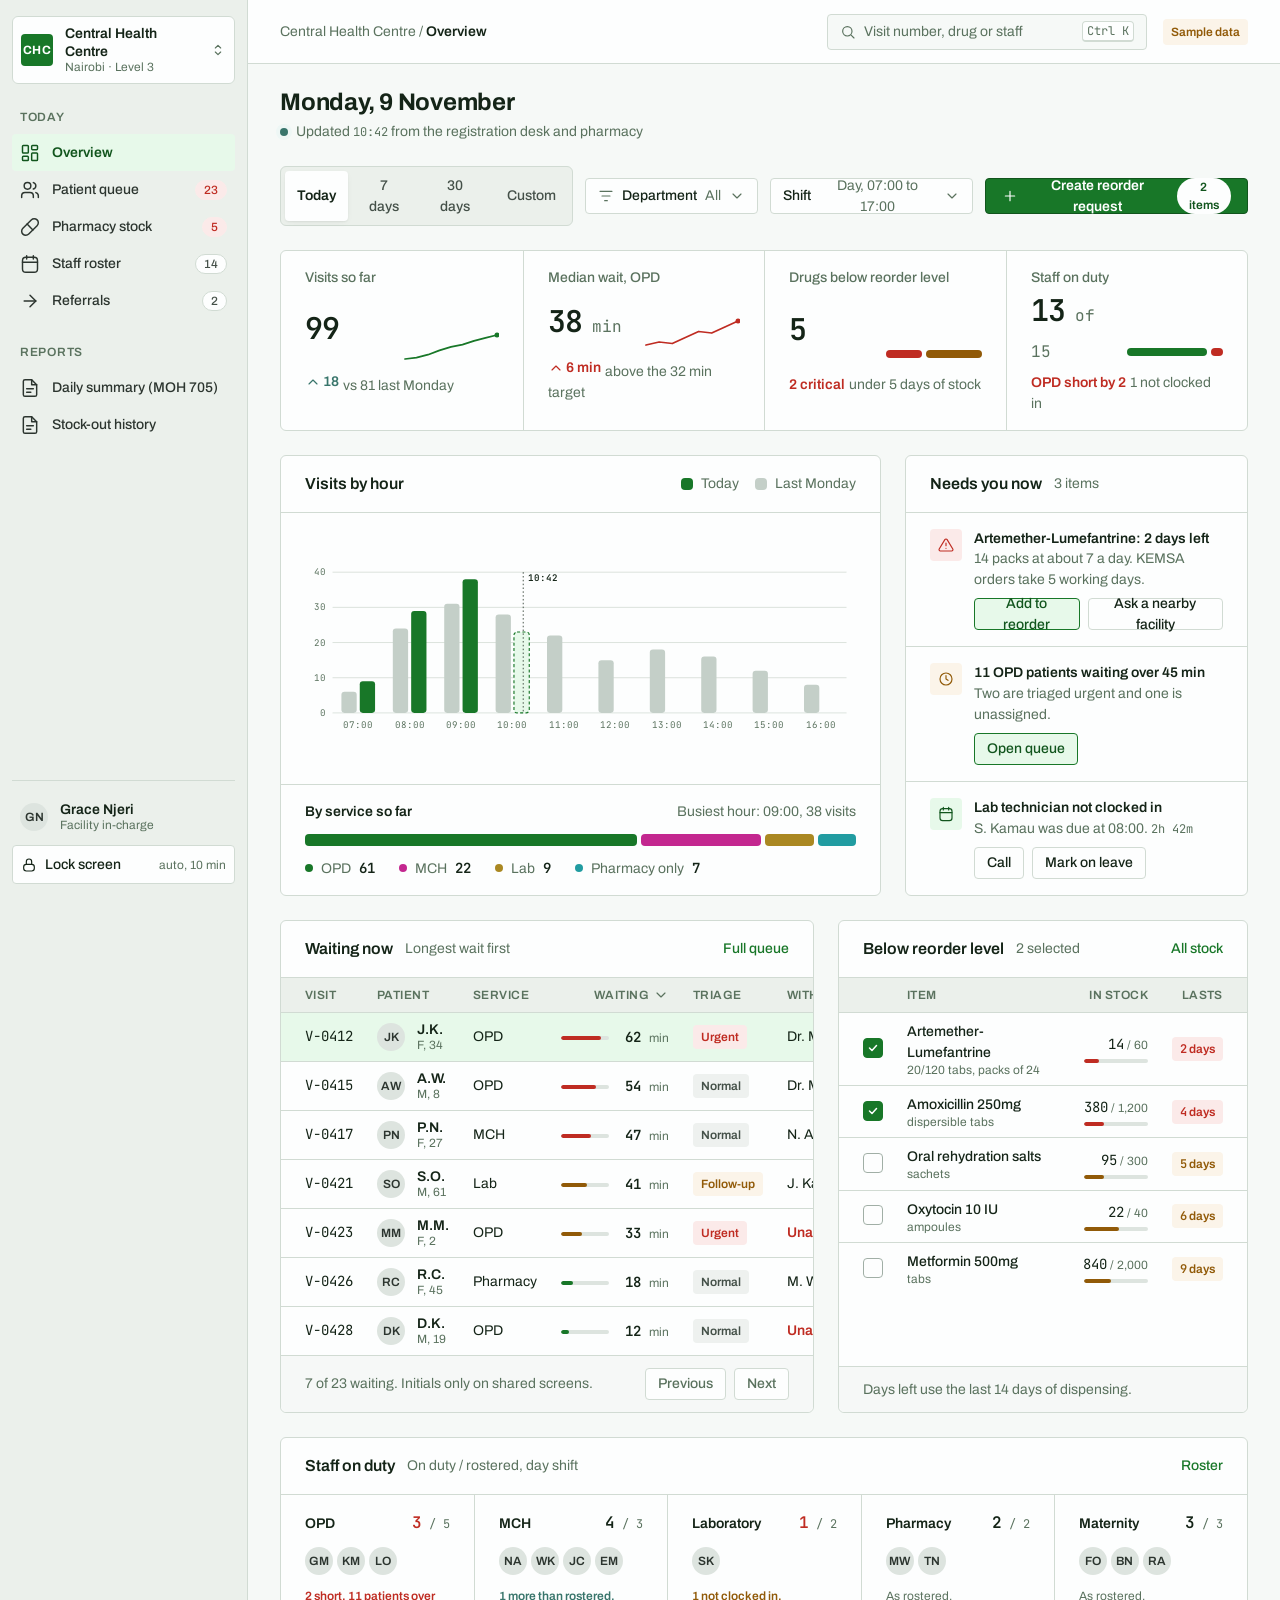
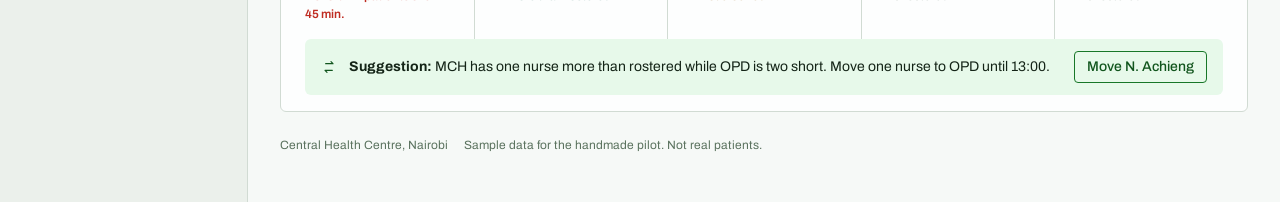
<file: benchmark/runs/clinic-dashboard/handmade/index.html>
<!doctype html>
<!-- Pilot, handmade condition: built by following runs/clinic-dashboard/handmade.md (v0.3 brief with the craft standard). -->
<html lang="en">
<head>
  <meta charset="utf-8">
  <meta name="viewport" content="width=device-width, initial-scale=1">
  <title>Overview · Central Health Centre</title>
  <link rel="preconnect" href="https://fonts.googleapis.com">
  <link href="https://fonts.googleapis.com/css2?family=Archivo:wght@400;500;600;700&family=JetBrains+Mono:wght@400;500;600&display=swap" rel="stylesheet">
  <style>
    :root {
      --paper: #f6f9f7;
      --surface: #ebf0eb;
      --line: #d1dbd3;
      --ink: #142417;
      --muted: #5a725e;
      --accent: #187728;
      --on-accent: #ffffff;
      --accent-2: #b3378a;
      --danger: #bf2c22;
      --success: #38756b;
      --warning: #915a08;
      --raised: #fdfefe;
      --accent-soft: #e7f9ea;
      --accent-strong: #11551d;
      --neutral-50: #f6f8f7;
      --neutral-100: #eef1ef;
      --neutral-200: #dde4df;
      --neutral-300: #c4cfc8;
      --neutral-400: #a1afa6;
      --neutral-500: #7d8c82;
      --neutral-600: #5f6d64;
      --neutral-700: #445048;
      --neutral-800: #2c352f;
      --neutral-900: #191f1b;
      --chart-1: #187728;
      --chart-2: #c3278f;
      --chart-3: #aa8822;
      --chart-4: #219ca1;
      --chart-5: #8d356f;
      --success-soft: #eef7f5;
      --warning-soft: #fbf4e9;
      --danger-soft: #fbeae9;
      --shadow-raised: 0 1px 2px rgba(20, 36, 23, 0.06), 0 2px 8px -2px rgba(20, 36, 23, 0.06);
      --shadow-overlay: 0 16px 40px -12px rgba(20, 36, 23, 0.22), 0 4px 12px -4px rgba(20, 36, 23, 0.08);
      --r-control: 4px;
      --r-container: 6px;
    }
    * { box-sizing: border-box; margin: 0; padding: 0; }
    body { font-family: "Archivo", sans-serif; font-size: 14px; line-height: 1.5; color: var(--ink); background: var(--paper);
           -webkit-font-smoothing: antialiased; }
    button, input { font: inherit; color: inherit; }
    small { font-size: 12px; color: var(--muted); font-weight: 400; }
    .mono { font-family: "JetBrains Mono", monospace; font-variant-numeric: tabular-nums; font-feature-settings: "zero" 0; }
    .icon { width: 16px; height: 16px; flex: none; fill: none; stroke: currentColor; stroke-width: 1.75; stroke-linecap: round; stroke-linejoin: round; }
    .icon-nav { width: 20px; height: 20px; flex: none; fill: none; stroke: currentColor; stroke-width: 1.75; stroke-linecap: round; stroke-linejoin: round; }
    :focus-visible { outline: 2px solid var(--accent); outline-offset: 2px; }
    .sr { position: absolute; width: 1px; height: 1px; overflow: hidden; clip: rect(0 0 0 0); }

    /* ---------- frame ---------- */
    .app { display: grid; grid-template-columns: 248px minmax(0, 1fr); min-height: 100vh; }
    .side { background: var(--surface); border-right: 1px solid var(--line); }
    .side-in { position: sticky; top: 0; height: 100vh; display: flex; flex-direction: column; padding: 16px 12px; }
    .facility { display: flex; align-items: center; gap: 12px; width: 100%; padding: 8px; border: 1px solid var(--line); border-radius: var(--r-container);
                background: var(--raised); text-align: left; cursor: pointer; transition: border-color 160ms ease-out; }
    .facility:hover { border-color: var(--neutral-400); }
    .mark { width: 32px; height: 32px; border-radius: var(--r-control); background: var(--accent); color: var(--on-accent); display: grid; place-items: center;
            font-weight: 700; font-size: 12px; letter-spacing: 0.04em; flex: none; }
    .facility strong { display: block; font-weight: 600; line-height: 1.25; }
    .facility small { display: block; line-height: 1.25; }
    .facility .icon { margin-left: auto; color: var(--muted); }
    .nav-label { margin: 24px 8px 8px; font-size: 12px; font-weight: 600; color: var(--muted); letter-spacing: 0.06em; text-transform: uppercase; }
    .nav a { display: flex; align-items: center; gap: 12px; padding: 8px; border-radius: var(--r-control); color: var(--neutral-800); text-decoration: none;
             font-weight: 500; transition: background-color 160ms ease-out, color 160ms ease-out; }
    .nav a:hover { background: var(--neutral-200); color: var(--ink); }
    .nav a[aria-current="page"] { background: var(--accent-soft); color: var(--accent-strong); font-weight: 600; }
    .nav a .count { margin-left: auto; font-size: 12px; padding: 0 8px; border-radius: 999px; background: var(--raised); border: 1px solid var(--line); color: var(--neutral-700); }
    .nav a .count.alert { background: var(--danger-soft); border-color: var(--danger-soft); color: var(--danger); }
    .side-foot { margin-top: auto; border-top: 1px solid var(--line); padding-top: 12px; }
    .me { display: flex; align-items: center; gap: 12px; padding: 8px; }
    .me strong { display: block; font-weight: 600; line-height: 1.25; }
    .me small { display: block; line-height: 1.25; }
    .lock { display: flex; align-items: center; gap: 8px; width: 100%; margin-top: 4px; padding: 8px; border: 1px solid var(--line); border-radius: var(--r-control);
            background: var(--raised); cursor: pointer; font-weight: 500; transition: border-color 160ms ease-out; }
    .lock:hover { border-color: var(--neutral-400); }
    .lock small { margin-left: auto; white-space: nowrap; }

    .top { display: flex; align-items: center; gap: 16px; height: 64px; padding: 0 32px; border-bottom: 1px solid var(--line); background: var(--raised); position: sticky; top: 0; z-index: 2; }
    .crumbs { color: var(--muted); }
    .crumbs b { color: var(--ink); font-weight: 600; }
    .search { margin-left: auto; display: flex; align-items: center; gap: 8px; width: 320px; height: 36px; padding: 0 12px; border: 1px solid var(--line);
              border-radius: var(--r-control); background: var(--paper); color: var(--muted); transition: border-color 160ms ease-out; }
    .search:focus-within { border-color: var(--accent); }
    .search input { border: 0; background: transparent; outline: 0; width: 100%; color: var(--ink); }
    .search input::placeholder { color: var(--muted); }
    kbd { white-space: nowrap; font-family: "JetBrains Mono", monospace; font-size: 12px; padding: 0 4px; border: 1px solid var(--line); border-bottom-width: 2px; border-radius: var(--r-control); color: var(--muted); background: var(--raised); }
    .sample { white-space: nowrap; font-size: 12px; font-weight: 600; padding: 4px 8px; border-radius: var(--r-control); background: var(--warning-soft); color: var(--warning); }

    main { padding: 24px 32px 48px; }
    .head { display: flex; align-items: flex-end; justify-content: space-between; gap: 24px; }
    h1 { font-size: 24px; font-weight: 700; line-height: 1.2; letter-spacing: -0.01em; }
    .updated { margin-top: 4px; color: var(--muted); }
    .live { display: inline-block; margin-right: 8px; vertical-align: middle; width: 8px; height: 8px; border-radius: 999px; background: var(--success); box-shadow: 0 0 0 4px var(--success-soft); }

    .toolbar { display: flex; align-items: center; gap: 12px; margin-top: 24px; }
    .segmented { display: inline-flex; padding: 4px; gap: 4px; background: var(--surface); border: 1px solid var(--line); border-radius: var(--r-container); }
    .segmented button { border: 0; background: transparent; padding: 4px 12px; border-radius: var(--r-control); cursor: pointer; color: var(--neutral-700); font-weight: 500;
                        transition: background-color 160ms ease-out, color 160ms ease-out; }
    .segmented button:hover { color: var(--ink); }
    .segmented button[aria-pressed="true"] { background: var(--raised); color: var(--ink); font-weight: 600; box-shadow: var(--shadow-raised); }
    .dropdown { display: inline-flex; align-items: center; gap: 8px; height: 36px; padding: 0 12px; border: 1px solid var(--line); border-radius: var(--r-control);
                background: var(--raised); cursor: pointer; font-weight: 500; transition: border-color 160ms ease-out; }
    .dropdown:hover { border-color: var(--neutral-400); }
    .dropdown .icon { color: var(--muted); }
    .dropdown span { color: var(--muted); font-weight: 400; }
    .primary { margin-left: auto; display: inline-flex; align-items: center; gap: 8px; height: 36px; padding: 0 16px; border: 1px solid var(--accent-strong);
               border-radius: var(--r-control); background: var(--accent); color: var(--on-accent); font-weight: 600; cursor: pointer;
               transition: background-color 160ms ease-out; }
    .primary:hover { background: var(--accent-strong); }
    .primary .badge { font-size: 12px; padding: 0 8px; border-radius: 999px; background: var(--raised); color: var(--accent-strong); }

    /* ---------- figures ---------- */
    .kpis { display: grid; grid-template-columns: repeat(4, minmax(0, 1fr)); margin-top: 24px; border: 1px solid var(--line); border-radius: var(--r-container); background: var(--raised); }
    .kpi { padding: 16px 24px; display: grid; grid-template-columns: 1fr auto; grid-template-rows: auto auto auto; column-gap: 12px; }
    .kpi + .kpi { border-left: 1px solid var(--line); }
    .kpi .label { grid-column: 1 / -1; color: var(--muted); font-weight: 500; }
    .kpi .value { font-size: 30px; font-weight: 600; line-height: 1.2; letter-spacing: -0.02em; margin-top: 4px; }
    .kpi .value small { font-size: 16px; letter-spacing: 0; }
    .kpi .spark { align-self: end; width: 96px; height: 32px; }
    .spark polyline { fill: none; stroke: var(--chart-1); stroke-width: 1.75; stroke-linejoin: round; stroke-linecap: round; }
    .spark circle { fill: var(--chart-1); }
    .spark.bad polyline { stroke: var(--danger); }
    .spark.bad circle { fill: var(--danger); }
    .delta { grid-column: 1 / -1; margin-top: 8px; color: var(--muted); }
    .delta b { display: inline-flex; align-items: center; gap: 2px; margin-right: 4px; font-weight: 600; white-space: nowrap; }
    .delta .good { color: var(--success); }
    .delta .bad { color: var(--danger); }
    .meter { align-self: end; display: flex; gap: 4px; width: 96px; height: 8px; margin-bottom: 8px; }
    .meter i { display: block; height: 100%; border-radius: var(--r-control); background: var(--neutral-200); }
    .meter i.on { background: var(--chart-1); }
    .meter i.warn { background: var(--warning); }
    .meter i.bad { background: var(--danger); }

    /* ---------- panels ---------- */
    .row { display: grid; gap: 24px; margin-top: 24px; }
    .row.a { grid-template-columns: minmax(0, 1.75fr) minmax(0, 1fr); }
    .row.b { grid-template-columns: minmax(0, 1.3fr) minmax(0, 1fr); }
    .panel { display: flex; flex-direction: column; background: var(--raised); border: 1px solid var(--line); border-radius: var(--r-container); min-width: 0; }
    .panel-head { display: flex; align-items: center; gap: 12px; padding: 16px 24px; border-bottom: 1px solid var(--line); }
    .panel-head h2 { font-size: 16px; font-weight: 600; }
    .panel-head p { color: var(--muted); }
    .panel-head .link { margin-left: auto; color: var(--accent); font-weight: 500; text-decoration: none; }
    .panel-head .link:hover { color: var(--accent-strong); text-decoration: underline; text-underline-offset: 4px; }
    .legend { margin-left: auto; display: flex; gap: 16px; color: var(--muted); }
    .legend span { display: inline-flex; align-items: center; gap: 8px; }
    .legend i { display: block; width: 12px; height: 12px; border-radius: var(--r-control); }
    .legend .now { background: var(--chart-1); }
    .legend .prev { background: var(--neutral-300); }
    .chart-wrap { padding: 16px 24px 8px; flex: 1; display: flex; align-items: center; }
    .chart { width: 100%; height: auto; display: block; }
    .chart .grid { stroke: var(--line); stroke-width: 1; }
    .chart .tick { fill: var(--muted); font-family: "JetBrains Mono", monospace; font-size: 12px; }
    .chart .bar-prev { fill: var(--neutral-300); }
    .chart .bar-now { fill: var(--chart-1); transition: fill 160ms ease-out; }
    .chart .bar-now:hover { fill: var(--accent-strong); }
    .chart .bar-now.partial { fill: var(--accent-soft); stroke: var(--chart-1); stroke-width: 1.5; stroke-dasharray: 4 3; }
    .chart .now { stroke: var(--ink); stroke-width: 1; stroke-dasharray: 2 3; }
    .chart .now-label { fill: var(--ink); font-family: "JetBrains Mono", monospace; font-size: 12px; font-weight: 600; }
    .mix { padding: 16px 24px; border-top: 1px solid var(--line); }
    .mix-head { display: flex; justify-content: space-between; color: var(--muted); }
    .mix-head b { color: var(--ink); font-weight: 600; }
    .mix-bar { display: flex; gap: 4px; height: 12px; margin-top: 12px; }
    .mix-bar i { display: block; border-radius: var(--r-control); }
    .s1 { background: var(--chart-1); } .s2 { background: var(--chart-2); } .s3 { background: var(--chart-3); } .s4 { background: var(--chart-4); }
    .mix-keys { list-style: none; display: flex; flex-wrap: wrap; gap: 8px 24px; margin-top: 12px; color: var(--muted); }
    .mix-keys li { display: inline-flex; align-items: center; gap: 8px; }
    .mix-keys i { display: block; width: 8px; height: 8px; border-radius: 999px; }
    .mix-keys b { color: var(--ink); font-weight: 600; }

    .alerts { list-style: none; }
    .alerts li { display: grid; grid-template-columns: auto 1fr; gap: 12px; padding: 16px 24px; border-bottom: 1px solid var(--line); }
    .alerts li:last-child { border-bottom: 0; }
    .alerts .dot { width: 32px; height: 32px; border-radius: var(--r-control); display: grid; place-items: center; }
    .alerts .dot.danger { background: var(--danger-soft); color: var(--danger); }
    .alerts .dot.warning { background: var(--warning-soft); color: var(--warning); }
    .alerts .dot.info { background: var(--accent-soft); color: var(--accent-strong); }
    .alerts strong { display: block; font-weight: 600; line-height: 1.4; }
    .alerts p { color: var(--muted); }
    .alerts .acts { display: flex; gap: 8px; margin-top: 8px; }
    .btn { display: inline-flex; align-items: center; gap: 8px; height: 32px; padding: 0 12px; border: 1px solid var(--line); border-radius: var(--r-control); background: var(--raised);
           font-weight: 500; cursor: pointer; transition: border-color 160ms ease-out, background-color 160ms ease-out; }
    .btn:hover { border-color: var(--neutral-400); background: var(--neutral-50); }
    .btn.go { border-color: var(--accent); color: var(--accent-strong); background: var(--accent-soft); }
    .btn.go:hover { background: var(--raised); }
    time { font-family: "JetBrains Mono", monospace; font-size: 12px; color: var(--muted); }

    /* ---------- tables ---------- */
    .scroll { overflow-x: auto; }
    table { width: 100%; border-collapse: collapse; }
    th { position: sticky; top: 0; text-align: left; font-size: 12px; font-weight: 600; color: var(--muted); letter-spacing: 0.04em; text-transform: uppercase;
         padding: 8px 12px; background: var(--surface); border-bottom: 1px solid var(--line); white-space: nowrap; }
    th:first-child, td:first-child { padding-left: 24px; }
    th:last-child, td:last-child { padding-right: 24px; }
    th button { display: inline-flex; align-items: center; gap: 4px; border: 0; background: none; font: inherit; color: inherit; letter-spacing: inherit; text-transform: inherit; cursor: pointer; }
    th button:hover { color: var(--ink); }
    th.num, td.num { text-align: right; }
    td { padding: 8px 12px; height: 48px; border-bottom: 1px solid var(--line); vertical-align: middle; white-space: nowrap; }
    tbody tr { transition: background-color 120ms ease-out; }
    tbody tr:hover { background: var(--neutral-50); }
    tbody tr.selected { background: var(--accent-soft); }
    tbody tr:last-child td { border-bottom: 0; }
    .patient { display: inline-flex; align-items: center; gap: 12px; font-weight: 600; }
    .patient small, .item small { display: block; line-height: 1.2; }
    .patient > span:last-child { line-height: 1.25; }
    .initials, .avatar { width: 28px; height: 28px; border-radius: 999px; display: inline-grid; place-items: center; font-size: 12px; font-weight: 600;
                        background: var(--neutral-200); color: var(--neutral-800); flex: none; }
    .item { font-weight: 500; line-height: 1.25; }
    .wait { display: inline-flex; align-items: center; gap: 8px; }
    .wait .mono { width: 24px; text-align: right; font-weight: 600; }
    .wait-track { width: 48px; height: 4px; border-radius: 999px; background: var(--neutral-200); overflow: hidden; }
    .wait-fill, .level-fill { display: block; height: 100%; border-radius: 999px; }
    .ok { background: var(--chart-1); }
    .wait-fill.warning, .level-fill.warning { background: var(--warning); }
    .wait-fill.danger, .level-fill.danger { background: var(--danger); }
    .level { display: block; width: 64px; height: 4px; margin: 4px 0 0 auto; border-radius: 999px; background: var(--neutral-200); overflow: hidden; }
    .pill { display: inline-flex; align-items: center; height: 24px; padding: 0 8px; border-radius: var(--r-control); font-size: 12px; font-weight: 600;
            background: var(--neutral-100); color: var(--neutral-700); }
    .pill-danger { background: var(--danger-soft); color: var(--danger); }
    .pill-warning { background: var(--warning-soft); color: var(--warning); }
    .pill-success { background: var(--success-soft); color: var(--success); }
    .unassigned { color: var(--danger); font-weight: 600; }
    .icon-btn { width: 32px; height: 32px; display: grid; place-items: center; border: 1px solid transparent; border-radius: var(--r-control); background: none;
                color: var(--muted); cursor: pointer; transition: border-color 160ms ease-out, color 160ms ease-out; }
    .icon-btn:hover { border-color: var(--line); color: var(--ink); background: var(--raised); }
    .row-action { width: 48px; }
    td.wrap { white-space: normal; }
    .table-foot { margin-top: auto; display: flex; align-items: center; justify-content: space-between; padding: 12px 24px; border-top: 1px solid var(--line); color: var(--muted); background: var(--neutral-50); border-radius: 0 0 var(--r-container) var(--r-container); }
    .pager { display: flex; gap: 8px; }

    .check-cell { width: 48px; }
    .check { position: relative; display: inline-grid; place-items: center; width: 20px; height: 20px; cursor: pointer; }
    .check input { position: absolute; inset: 0; opacity: 0; cursor: pointer; }
    .check span { width: 20px; height: 20px; display: grid; place-items: center; border: 1.5px solid var(--neutral-400); border-radius: var(--r-control); background: var(--raised);
                  color: transparent; transition: background-color 120ms ease-out, border-color 120ms ease-out; }
    .check span .icon { width: 12px; height: 12px; stroke-width: 3; }
    .check input:checked + span { background: var(--accent); border-color: var(--accent); color: var(--on-accent); }
    .check input:focus-visible + span { outline: 2px solid var(--accent); outline-offset: 2px; }

    .depts { list-style: none; display: grid; grid-template-columns: repeat(5, minmax(0, 1fr)); }
    .dept { padding: 16px 24px; }
    .dept + .dept { border-left: 1px solid var(--line); }
    .dept-head { display: flex; justify-content: space-between; align-items: baseline; }
    .dept-head strong { font-weight: 600; }
    .dept-head .mono { font-size: 16px; font-weight: 600; }
    .dept-head .short { color: var(--danger); }
    .avatars { display: flex; gap: 4px; margin-top: 12px; }
    .dept-note { margin-top: 12px; font-size: 12px; color: var(--muted); }
    .dept-note.danger { color: var(--danger); font-weight: 600; }
    .dept-note.warning { color: var(--warning); font-weight: 600; }
    .dept-note.success { color: var(--success); font-weight: 600; }
    .suggest { display: flex; align-items: center; gap: 12px; margin: 0 24px 16px; padding: 12px 16px; border-radius: var(--r-container); background: var(--accent-soft); color: var(--ink); }
    .suggest .icon { color: var(--accent-strong); }
    .suggest .btn { margin-left: auto; }

    footer { margin-top: 24px; color: var(--muted); font-size: 12px; display: flex; gap: 16px; }

    @media (max-width: 1100px) {
      .row.a, .row.b { grid-template-columns: minmax(0, 1fr); }
      .depts { grid-template-columns: 2fr 1fr 1fr; }
      .dept:nth-child(4) { border-left: 0; }
      .dept:nth-child(n+4) { border-top: 1px solid var(--line); }
    }
    @media (max-width: 860px) {
      .app { grid-template-columns: minmax(0, 1fr); }
      .side { border-right: 0; border-bottom: 1px solid var(--line); }
      .side-in { position: static; height: auto; flex-direction: row; align-items: center; gap: 12px; padding: 8px 16px; overflow-x: auto; }
      .side .facility { width: auto; flex: none; } .side .facility strong { white-space: nowrap; }
      .side .facility small, .nav-label, .side-foot, .nav a .count { display: none; }
      .nav { display: flex; gap: 4px; }
      .nav a { white-space: nowrap; }
      .side-in > .nav:last-of-type { display: none; }
      .top { padding: 0 16px; height: 56px; }
      .crumbs, kbd { display: none; }
      .search { width: 100%; margin-left: 0; }
      main { padding: 16px 16px 48px; }
      .head { flex-direction: column; align-items: flex-start; gap: 8px; }
      .toolbar { flex-wrap: wrap; }
      .primary { margin-left: 0; width: 100%; justify-content: center; height: 44px; }
      .kpis { grid-template-columns: repeat(2, minmax(0, 1fr)); }
      .kpi { padding: 16px; }
      .kpi:nth-child(3) { border-left: 0; }
      .kpi:nth-child(n+3) { border-top: 1px solid var(--line); }
      .kpi .spark, .meter { display: none; }
      .kpi .value { font-size: 24px; }
      .panel-head { padding: 12px 16px; flex-wrap: wrap; }
      .legend { margin-left: 0; width: 100%; }
      .chart-wrap { padding: 12px 8px 4px; }
      .mix { padding: 12px 16px; } .mix-head { flex-direction: column; }
      .alerts li { padding: 12px 16px; }
      .depts { grid-template-columns: minmax(0, 1fr) minmax(0, 1fr); }
      .dept { padding: 12px 16px; }
      .dept:nth-child(odd) { border-left: 0; }
      .dept:nth-child(4) { border-left: 1px solid var(--line); }
      .dept:nth-child(n+3) { border-top: 1px solid var(--line); }
      .suggest { margin: 0 16px 16px; flex-wrap: wrap; }
      .suggest .btn { margin-left: 0; }
      th { top: 0; }
      th:first-child, td:first-child { padding-left: 16px; }
      .table-foot { padding: 12px 16px; }
      footer { flex-direction: column; gap: 4px; }
    }
    @media (prefers-reduced-motion: reduce) { * { transition: none !important; } }
  </style>
</head>
<body>
<svg width="0" height="0" style="position:absolute" aria-hidden="true"><symbol id="i-overview" viewBox="0 0 24 24"><rect x="3" y="3" width="7" height="9" rx="1"/><rect x="14" y="3" width="7" height="5" rx="1"/><rect x="14" y="12" width="7" height="9" rx="1"/><rect x="3" y="16" width="7" height="5" rx="1"/></symbol><symbol id="i-queue" viewBox="0 0 24 24"><path d="M16 21v-2a4 4 0 0 0-4-4H6a4 4 0 0 0-4 4v2"/><circle cx="9" cy="7" r="4"/><path d="M22 21v-2a4 4 0 0 0-3-3.87"/><path d="M16 3.13a4 4 0 0 1 0 7.75"/></symbol><symbol id="i-pharmacy" viewBox="0 0 24 24"><path d="m10.5 20.5 10-10a4.95 4.95 0 1 0-7-7l-10 10a4.95 4.95 0 1 0 7 7Z"/><path d="m8.5 8.5 7 7"/></symbol><symbol id="i-roster" viewBox="0 0 24 24"><rect x="3" y="4" width="18" height="18" rx="4"/><path d="M16 2v4M8 2v4M3 10h18"/></symbol><symbol id="i-referral" viewBox="0 0 24 24"><path d="M5 12h14"/><path d="m12 5 7 7-7 7"/></symbol><symbol id="i-report" viewBox="0 0 24 24"><path d="M14 2H6a2 2 0 0 0-2 2v16a2 2 0 0 0 2 2h12a2 2 0 0 0 2-2V8z"/><path d="M14 2v6h6M8 13h8M8 17h5"/></symbol><symbol id="i-search" viewBox="0 0 24 24"><circle cx="11" cy="11" r="7"/><path d="m21 21-4.3-4.3"/></symbol><symbol id="i-chevron" viewBox="0 0 24 24"><path d="m6 9 6 6 6-6"/></symbol><symbol id="i-more" viewBox="0 0 24 24"><circle cx="12" cy="5" r="1"/><circle cx="12" cy="12" r="1"/><circle cx="12" cy="19" r="1"/></symbol><symbol id="i-alert" viewBox="0 0 24 24"><path d="M10.3 3.9 1.8 18a2 2 0 0 0 1.7 3h17a2 2 0 0 0 1.7-3L13.7 3.9a2 2 0 0 0-3.4 0Z"/><path d="M12 9v4M12 17h.01"/></symbol><symbol id="i-clock" viewBox="0 0 24 24"><circle cx="12" cy="12" r="9"/><path d="M12 7v5l3 2"/></symbol><symbol id="i-lock" viewBox="0 0 24 24"><rect x="4" y="11" width="16" height="10" rx="4"/><path d="M8 11V7a4 4 0 0 1 8 0v4"/></symbol><symbol id="i-up" viewBox="0 0 24 24"><path d="m6 15 6-6 6 6"/></symbol><symbol id="i-down" viewBox="0 0 24 24"><path d="m6 9 6 6 6-6"/></symbol><symbol id="i-plus" viewBox="0 0 24 24"><path d="M12 5v14M5 12h14"/></symbol><symbol id="i-filter" viewBox="0 0 24 24"><path d="M3 5h18M6 12h12M10 19h4"/></symbol><symbol id="i-check" viewBox="0 0 24 24"><path d="m5 12 5 5 9-10"/></symbol><symbol id="i-move" viewBox="0 0 24 24"><path d="M7 7h11l-3-3M17 17H6l3 3"/></symbol><symbol id="i-sort" viewBox="0 0 24 24"><path d="m8 9 4-4 4 4M8 15l4 4 4-4"/></symbol></svg>
<div class="app">
  <aside class="side" aria-label="Main"><div class="side-in">
    <button class="facility" aria-label="Switch facility. Current: Central Health Centre">
      <span class="mark" aria-hidden="true">CHC</span>
      <span><strong>Central Health Centre</strong><small>Nairobi · Level 3</small></span>
      <svg class="icon" aria-hidden="true"><use href="#i-sort"/></svg>
    </button>
    <p class="nav-label">Today</p>
    <nav class="nav">
      <a href="#" aria-current="page"><svg class="icon-nav" aria-hidden="true"><use href="#i-overview"/></svg>Overview</a>
      <a href="#queue"><svg class="icon-nav" aria-hidden="true"><use href="#i-queue"/></svg>Patient queue<span class="count alert">23</span></a>
      <a href="#stock"><svg class="icon-nav" aria-hidden="true"><use href="#i-pharmacy"/></svg>Pharmacy stock<span class="count alert">5</span></a>
      <a href="#staff"><svg class="icon-nav" aria-hidden="true"><use href="#i-roster"/></svg>Staff roster<span class="count">14</span></a>
      <a href="#"><svg class="icon-nav" aria-hidden="true"><use href="#i-referral"/></svg>Referrals<span class="count">2</span></a>
    </nav>
    <p class="nav-label">Reports</p>
    <nav class="nav" aria-label="Reports">
      <a href="#"><svg class="icon-nav" aria-hidden="true"><use href="#i-report"/></svg>Daily summary (MOH 705)</a>
      <a href="#"><svg class="icon-nav" aria-hidden="true"><use href="#i-report"/></svg>Stock-out history</a>
    </nav>
    <div class="side-foot">
      <div class="me"><span class="avatar" aria-hidden="true">GN</span><span><strong>Grace Njeri</strong><small>Facility in-charge</small></span></div>
      <button class="lock"><svg class="icon" aria-hidden="true"><use href="#i-lock"/></svg>Lock screen<small>auto, 10 min</small></button>
    </div>
  </div></aside>

  <div>
    <header class="top">
      <p class="crumbs">Central Health Centre / <b>Overview</b></p>
      <label class="search"><svg class="icon" aria-hidden="true"><use href="#i-search"/></svg><span class="sr">Search</span><input type="search" placeholder="Visit number, drug or staff"><kbd>Ctrl K</kbd></label>
      <span class="sample" title="This pilot page uses sample figures">Sample data</span>
    </header>

    <main>
      <div class="head">
        <div>
          <h1>Monday, 9 November</h1>
          <p class="updated"><span class="live" aria-hidden="true"></span>Updated <time datetime="2026-11-09T10:42">10:42</time> from the registration desk and pharmacy</p>
        </div>
      </div>

      <div class="toolbar">
        <div class="segmented" role="group" aria-label="Date range">
          <button aria-pressed="true">Today</button><button aria-pressed="false">7 days</button><button aria-pressed="false">30 days</button><button aria-pressed="false">Custom</button>
        </div>
        <button class="dropdown"><svg class="icon" aria-hidden="true"><use href="#i-filter"/></svg>Department <span>All</span><svg class="icon" aria-hidden="true"><use href="#i-chevron"/></svg></button>
        <button class="dropdown">Shift <span>Day, 07:00 to 17:00</span><svg class="icon" aria-hidden="true"><use href="#i-chevron"/></svg></button>
        <button class="primary"><svg class="icon" aria-hidden="true"><use href="#i-plus"/></svg>Create reorder request<span class="badge">2 items</span></button>
      </div>

      <section class="kpis" aria-label="Today at a glance">
        <div class="kpi">
          <p class="label">Visits so far</p>
          <p class="value mono">99</p>
          <svg class="spark" viewBox="0 0 96 32" aria-hidden="true"><polyline points="2.0,28.0 13.5,26.7 25.0,23.7 36.5,19.4 48.0,15.9 59.5,13.6 71.0,9.8 82.5,6.8 94.0,4.0"/><circle cx="94.0" cy="4.0" r="2.5"/></svg>
          <p class="delta"><b class="good"><svg class="icon" aria-hidden="true"><use href="#i-up"/></svg>18</b>vs 81 last Monday</p>
        </div>
        <div class="kpi">
          <p class="label">Median wait, OPD</p>
          <p class="value mono">38<small> min</small></p>
          <svg class="spark bad" viewBox="0 0 96 32" aria-hidden="true"><polyline points="2.0,28.0 15.1,25.0 28.3,26.5 41.4,20.5 54.6,14.5 67.7,16.0 80.9,10.0 94.0,4.0"/><circle cx="94.0" cy="4.0" r="2.5"/></svg>
          <p class="delta"><b class="bad"><svg class="icon" aria-hidden="true"><use href="#i-up"/></svg>6 min</b>above the 32 min target</p>
        </div>
        <div class="kpi">
          <p class="label">Drugs below reorder level</p>
          <p class="value mono">5</p>
          <span class="meter" aria-hidden="true"><i class="bad" style="flex: 2"></i><i class="warn" style="flex: 3"></i></span>
          <p class="delta"><b class="bad">2 critical</b>under 5 days of stock</p>
        </div>
        <div class="kpi">
          <p class="label">Staff on duty</p>
          <p class="value mono">13<small> of 15</small></p>
          <span class="meter" aria-hidden="true"><i class="on" style="flex: 13"></i><i class="bad" style="flex: 2"></i></span>
          <p class="delta"><b class="bad">OPD short by 2</b>1 not clocked in</p>
        </div>
      </section>

      <div class="row a">
        <section class="panel" aria-labelledby="chart-title">
          <div class="panel-head">
            <h2 id="chart-title">Visits by hour</h2>
            <div class="legend"><span><i class="now"></i>Today</span><span><i class="prev"></i>Last Monday</span></div>
          </div>
          <div class="chart-wrap">
<svg class="chart" viewBox="0 0 720 232" role="img" aria-labelledby="chart-title chart-desc">
<desc id="chart-desc">Visits per hour today compared with last Monday. Today: 9 at 7am, 29 at 8am, 38 at 9am, 23 so far at 10am.</desc>
<line class="grid" x1="36" x2="708" y1="196.0" y2="196.0"/>
<text class="tick" x="28" y="200.0" text-anchor="end">0</text>
<line class="grid" x1="36" x2="708" y1="150.0" y2="150.0"/>
<text class="tick" x="28" y="154.0" text-anchor="end">10</text>
<line class="grid" x1="36" x2="708" y1="104.0" y2="104.0"/>
<text class="tick" x="28" y="108.0" text-anchor="end">20</text>
<line class="grid" x1="36" x2="708" y1="58.0" y2="58.0"/>
<text class="tick" x="28" y="62.0" text-anchor="end">30</text>
<line class="grid" x1="36" x2="708" y1="12.0" y2="12.0"/>
<text class="tick" x="28" y="16.0" text-anchor="end">40</text>
<rect class="bar-prev" x="47.6" y="168.4" width="20" height="27.6" rx="4"/>
<rect class="bar-now" x="71.6" y="154.6" width="20" height="41.4" rx="4"><title>07:00 today: 9 visits</title></rect>
<text class="tick" x="69.6" y="216" text-anchor="middle">07:00</text>
<rect class="bar-prev" x="114.8" y="85.6" width="20" height="110.4" rx="4"/>
<rect class="bar-now" x="138.8" y="62.6" width="20" height="133.4" rx="4"><title>08:00 today: 29 visits</title></rect>
<text class="tick" x="136.8" y="216" text-anchor="middle">08:00</text>
<rect class="bar-prev" x="182.0" y="53.4" width="20" height="142.6" rx="4"/>
<rect class="bar-now" x="206.0" y="21.2" width="20" height="174.8" rx="4"><title>09:00 today: 38 visits</title></rect>
<text class="tick" x="204.0" y="216" text-anchor="middle">09:00</text>
<rect class="bar-prev" x="249.2" y="67.2" width="20" height="128.8" rx="4"/>
<rect class="bar-now partial" x="273.2" y="90.2" width="20" height="105.8" rx="4"><title>10:00 today: 23 visits</title></rect>
<text class="tick" x="271.2" y="216" text-anchor="middle">10:00</text>
<rect class="bar-prev" x="316.4" y="94.8" width="20" height="101.2" rx="4"/>
<text class="tick" x="338.4" y="216" text-anchor="middle">11:00</text>
<rect class="bar-prev" x="383.6" y="127.0" width="20" height="69.0" rx="4"/>
<text class="tick" x="405.6" y="216" text-anchor="middle">12:00</text>
<rect class="bar-prev" x="450.8" y="113.2" width="20" height="82.8" rx="4"/>
<text class="tick" x="472.8" y="216" text-anchor="middle">13:00</text>
<rect class="bar-prev" x="518.0" y="122.4" width="20" height="73.6" rx="4"/>
<text class="tick" x="540.0" y="216" text-anchor="middle">14:00</text>
<rect class="bar-prev" x="585.2" y="140.8" width="20" height="55.2" rx="4"/>
<text class="tick" x="607.2" y="216" text-anchor="middle">15:00</text>
<rect class="bar-prev" x="652.4" y="159.2" width="20" height="36.8" rx="4"/>
<text class="tick" x="674.4" y="216" text-anchor="middle">16:00</text>
<line class="now" x1="285.3" x2="285.3" y1="12" y2="196"/>
<text class="now-label" x="291.3" y="24">10:42</text>
</svg>
          </div>
          <div class="mix">
            <p class="mix-head"><b>By service so far</b><span>Busiest hour: 09:00, 38 visits</span></p>
            <div class="mix-bar" aria-hidden="true"><i class="s1" style="flex: 61"></i><i class="s2" style="flex: 22"></i><i class="s3" style="flex: 9"></i><i class="s4" style="flex: 7"></i></div>
            <ul class="mix-keys"><li><i class="s1"></i>OPD <b class="mono">61</b></li><li><i class="s2"></i>MCH <b class="mono">22</b></li><li><i class="s3"></i>Lab <b class="mono">9</b></li><li><i class="s4"></i>Pharmacy only <b class="mono">7</b></li></ul>
          </div>
        </section>

        <section class="panel" aria-labelledby="now-title">
          <div class="panel-head"><h2 id="now-title">Needs you now</h2><p>3 items</p></div>
          <ul class="alerts">
            <li>
              <span class="dot danger"><svg class="icon" aria-hidden="true"><use href="#i-alert"/></svg></span>
              <div><strong>Artemether-Lumefantrine: 2 days left</strong>
                <p>14 packs at about 7 a day. KEMSA orders take 5 working days.</p>
                <div class="acts"><button class="btn go">Add to reorder</button><button class="btn">Ask a nearby facility</button></div></div>
            </li>
            <li>
              <span class="dot warning"><svg class="icon" aria-hidden="true"><use href="#i-clock"/></svg></span>
              <div><strong>11 OPD patients waiting over 45 min</strong>
                <p>Two are triaged urgent and one is unassigned.</p>
                <div class="acts"><button class="btn go">Open queue</button></div></div>
            </li>
            <li>
              <span class="dot info"><svg class="icon" aria-hidden="true"><use href="#i-roster"/></svg></span>
              <div><strong>Lab technician not clocked in</strong>
                <p>S. Kamau was due at 08:00. <time>2h 42m</time></p>
                <div class="acts"><button class="btn">Call</button><button class="btn">Mark on leave</button></div></div>
            </li>
          </ul>
        </section>
      </div>

      <div class="row b">
        <section class="panel" id="queue" aria-labelledby="queue-title">
          <div class="panel-head"><h2 id="queue-title">Waiting now</h2><p>Longest wait first</p><a class="link" href="#">Full queue</a></div>
          <div class="scroll">
          <table>
            <thead><tr><th scope="col">Visit</th><th scope="col">Patient</th><th scope="col">Service</th>
              <th scope="col" class="num"><button aria-sort="descending">Waiting <svg class="icon" aria-hidden="true"><use href="#i-down"/></svg></button></th><th scope="col">Triage</th><th scope="col">With</th><th scope="col"><span class="sr">Actions</span></th></tr></thead>
            <tbody>
          <tr class="selected">
            <td class="mono">V-0412</td>
            <td><span class="patient"><span class="initials" aria-hidden="true">JK</span><span>J.K.<small>F, 34</small></span></span></td>
            <td>OPD</td>
            <td class="num"><span class="wait"><span class="wait-track"><span class="wait-fill danger" style="width: 83%"></span></span><span class="mono">62</span><small>min</small></span></td>
            <td><span class="pill pill-danger">Urgent</span></td>
            <td>Dr. Mutua</td>
            <td class="row-action"><button class="icon-btn" aria-label="Actions for visit V-0412"><svg class="icon" aria-hidden="true"><use href="#i-more"/></svg></button></td>
          </tr>
          <tr>
            <td class="mono">V-0415</td>
            <td><span class="patient"><span class="initials" aria-hidden="true">AW</span><span>A.W.<small>M, 8</small></span></span></td>
            <td>OPD</td>
            <td class="num"><span class="wait"><span class="wait-track"><span class="wait-fill danger" style="width: 72%"></span></span><span class="mono">54</span><small>min</small></span></td>
            <td><span class="pill">Normal</span></td>
            <td>Dr. Mutua</td>
            <td class="row-action"><button class="icon-btn" aria-label="Actions for visit V-0415"><svg class="icon" aria-hidden="true"><use href="#i-more"/></svg></button></td>
          </tr>
          <tr>
            <td class="mono">V-0417</td>
            <td><span class="patient"><span class="initials" aria-hidden="true">PN</span><span>P.N.<small>F, 27</small></span></span></td>
            <td>MCH</td>
            <td class="num"><span class="wait"><span class="wait-track"><span class="wait-fill danger" style="width: 63%"></span></span><span class="mono">47</span><small>min</small></span></td>
            <td><span class="pill">Normal</span></td>
            <td>N. Achieng</td>
            <td class="row-action"><button class="icon-btn" aria-label="Actions for visit V-0417"><svg class="icon" aria-hidden="true"><use href="#i-more"/></svg></button></td>
          </tr>
          <tr>
            <td class="mono">V-0421</td>
            <td><span class="patient"><span class="initials" aria-hidden="true">SO</span><span>S.O.<small>M, 61</small></span></span></td>
            <td>Lab</td>
            <td class="num"><span class="wait"><span class="wait-track"><span class="wait-fill warning" style="width: 55%"></span></span><span class="mono">41</span><small>min</small></span></td>
            <td><span class="pill pill-warning">Follow-up</span></td>
            <td>J. Kamau</td>
            <td class="row-action"><button class="icon-btn" aria-label="Actions for visit V-0421"><svg class="icon" aria-hidden="true"><use href="#i-more"/></svg></button></td>
          </tr>
          <tr>
            <td class="mono">V-0423</td>
            <td><span class="patient"><span class="initials" aria-hidden="true">MM</span><span>M.M.<small>F, 2</small></span></span></td>
            <td>OPD</td>
            <td class="num"><span class="wait"><span class="wait-track"><span class="wait-fill warning" style="width: 44%"></span></span><span class="mono">33</span><small>min</small></span></td>
            <td><span class="pill pill-danger">Urgent</span></td>
            <td class="unassigned">Unassigned</td>
            <td class="row-action"><button class="icon-btn" aria-label="Actions for visit V-0423"><svg class="icon" aria-hidden="true"><use href="#i-more"/></svg></button></td>
          </tr>
          <tr>
            <td class="mono">V-0426</td>
            <td><span class="patient"><span class="initials" aria-hidden="true">RC</span><span>R.C.<small>F, 45</small></span></span></td>
            <td>Pharmacy</td>
            <td class="num"><span class="wait"><span class="wait-track"><span class="wait-fill ok" style="width: 24%"></span></span><span class="mono">18</span><small>min</small></span></td>
            <td><span class="pill">Normal</span></td>
            <td>M. Wairimu</td>
            <td class="row-action"><button class="icon-btn" aria-label="Actions for visit V-0426"><svg class="icon" aria-hidden="true"><use href="#i-more"/></svg></button></td>
          </tr>
          <tr>
            <td class="mono">V-0428</td>
            <td><span class="patient"><span class="initials" aria-hidden="true">DK</span><span>D.K.<small>M, 19</small></span></span></td>
            <td>OPD</td>
            <td class="num"><span class="wait"><span class="wait-track"><span class="wait-fill ok" style="width: 16%"></span></span><span class="mono">12</span><small>min</small></span></td>
            <td><span class="pill">Normal</span></td>
            <td class="unassigned">Unassigned</td>
            <td class="row-action"><button class="icon-btn" aria-label="Actions for visit V-0428"><svg class="icon" aria-hidden="true"><use href="#i-more"/></svg></button></td>
          </tr>
            </tbody>
          </table>
          </div>
          <div class="table-foot"><span>7 of 23 waiting. Initials only on shared screens.</span><div class="pager"><button class="btn" disabled>Previous</button><button class="btn">Next</button></div></div>
        </section>

        <section class="panel" id="stock" aria-labelledby="stock-title">
          <div class="panel-head"><h2 id="stock-title">Below reorder level</h2><p>2 selected</p><a class="link" href="#">All stock</a></div>
          <div class="scroll">
          <table>
            <thead><tr><th scope="col"><span class="sr">Select</span></th><th scope="col">Item</th><th scope="col" class="num">In stock</th><th scope="col" class="num">Lasts</th></tr></thead>
            <tbody>
          <tr>
            <td class="check-cell"><label class="check"><input type="checkbox" checked aria-label="Add Artemether-Lumefantrine to the reorder request"><span aria-hidden="true"><svg class="icon" aria-hidden="true"><use href="#i-check"/></svg></span></label></td>
            <td class="wrap"><span class="item">Artemether-Lumefantrine<small>20/120 tabs, packs of 24</small></span></td>
            <td class="num"><span class="mono">14</span><small> / 60</small>
              <span class="level"><span class="level-fill danger" style="width: 23%"></span></span></td>
            <td class="num"><span class="pill pill-danger"><span class="mono">2</span>&nbsp;days</span></td>
          </tr>
          <tr>
            <td class="check-cell"><label class="check"><input type="checkbox" checked aria-label="Add Amoxicillin 250mg to the reorder request"><span aria-hidden="true"><svg class="icon" aria-hidden="true"><use href="#i-check"/></svg></span></label></td>
            <td class="wrap"><span class="item">Amoxicillin 250mg<small>dispersible tabs</small></span></td>
            <td class="num"><span class="mono">380</span><small> / 1,200</small>
              <span class="level"><span class="level-fill danger" style="width: 32%"></span></span></td>
            <td class="num"><span class="pill pill-danger"><span class="mono">4</span>&nbsp;days</span></td>
          </tr>
          <tr>
            <td class="check-cell"><label class="check"><input type="checkbox" aria-label="Add Oral rehydration salts to the reorder request"><span aria-hidden="true"><svg class="icon" aria-hidden="true"><use href="#i-check"/></svg></span></label></td>
            <td class="wrap"><span class="item">Oral rehydration salts<small>sachets</small></span></td>
            <td class="num"><span class="mono">95</span><small> / 300</small>
              <span class="level"><span class="level-fill warning" style="width: 32%"></span></span></td>
            <td class="num"><span class="pill pill-warning"><span class="mono">5</span>&nbsp;days</span></td>
          </tr>
          <tr>
            <td class="check-cell"><label class="check"><input type="checkbox" aria-label="Add Oxytocin 10 IU to the reorder request"><span aria-hidden="true"><svg class="icon" aria-hidden="true"><use href="#i-check"/></svg></span></label></td>
            <td class="wrap"><span class="item">Oxytocin 10 IU<small>ampoules</small></span></td>
            <td class="num"><span class="mono">22</span><small> / 40</small>
              <span class="level"><span class="level-fill warning" style="width: 55%"></span></span></td>
            <td class="num"><span class="pill pill-warning"><span class="mono">6</span>&nbsp;days</span></td>
          </tr>
          <tr>
            <td class="check-cell"><label class="check"><input type="checkbox" aria-label="Add Metformin 500mg to the reorder request"><span aria-hidden="true"><svg class="icon" aria-hidden="true"><use href="#i-check"/></svg></span></label></td>
            <td class="wrap"><span class="item">Metformin 500mg<small>tabs</small></span></td>
            <td class="num"><span class="mono">840</span><small> / 2,000</small>
              <span class="level"><span class="level-fill warning" style="width: 42%"></span></span></td>
            <td class="num"><span class="pill pill-warning"><span class="mono">9</span>&nbsp;days</span></td>
          </tr>
            </tbody>
          </table>
          </div>
          <div class="table-foot"><span>Days left use the last 14 days of dispensing.</span></div>
        </section>
      </div>

      <section class="panel" id="staff" aria-labelledby="staff-title" style="margin-top: 24px">
        <div class="panel-head"><h2 id="staff-title">Staff on duty</h2><p>On duty / rostered, day shift</p><a class="link" href="#">Roster</a></div>
        <ul class="depts">
          <li class="dept">
            <div class="dept-head"><strong>OPD</strong><span class="mono short">3<small> / 5</small></span></div>
            <div class="avatars" aria-label="3 staff on duty"><span class="avatar">GM</span><span class="avatar">KM</span><span class="avatar">LO</span></div>
            <p class="dept-note danger">2 short. 11 patients over 45 min.</p>
          </li>
          <li class="dept">
            <div class="dept-head"><strong>MCH</strong><span class="mono ">4<small> / 3</small></span></div>
            <div class="avatars" aria-label="4 staff on duty"><span class="avatar">NA</span><span class="avatar">WK</span><span class="avatar">JC</span><span class="avatar">EM</span></div>
            <p class="dept-note success">1 more than rostered.</p>
          </li>
          <li class="dept">
            <div class="dept-head"><strong>Laboratory</strong><span class="mono short">1<small> / 2</small></span></div>
            <div class="avatars" aria-label="1 staff on duty"><span class="avatar">SK</span></div>
            <p class="dept-note warning">1 not clocked in.</p>
          </li>
          <li class="dept">
            <div class="dept-head"><strong>Pharmacy</strong><span class="mono ">2<small> / 2</small></span></div>
            <div class="avatars" aria-label="2 staff on duty"><span class="avatar">MW</span><span class="avatar">TN</span></div>
            <p class="dept-note neutral">As rostered.</p>
          </li>
          <li class="dept">
            <div class="dept-head"><strong>Maternity</strong><span class="mono ">3<small> / 3</small></span></div>
            <div class="avatars" aria-label="3 staff on duty"><span class="avatar">FO</span><span class="avatar">BN</span><span class="avatar">RA</span></div>
            <p class="dept-note neutral">As rostered.</p>
          </li>
        </ul>
        <div class="suggest"><svg class="icon" aria-hidden="true"><use href="#i-move"/></svg><span><b>Suggestion:</b> MCH has one nurse more than rostered while OPD is two short. Move one nurse to OPD until 13:00.</span><button class="btn go">Move N. Achieng</button></div>
      </section>

      <footer><span>Central Health Centre, Nairobi</span><span>Sample data for the handmade pilot. Not real patients.</span></footer>
    </main>
  </div>
</div>
</body>
</html>
</file>
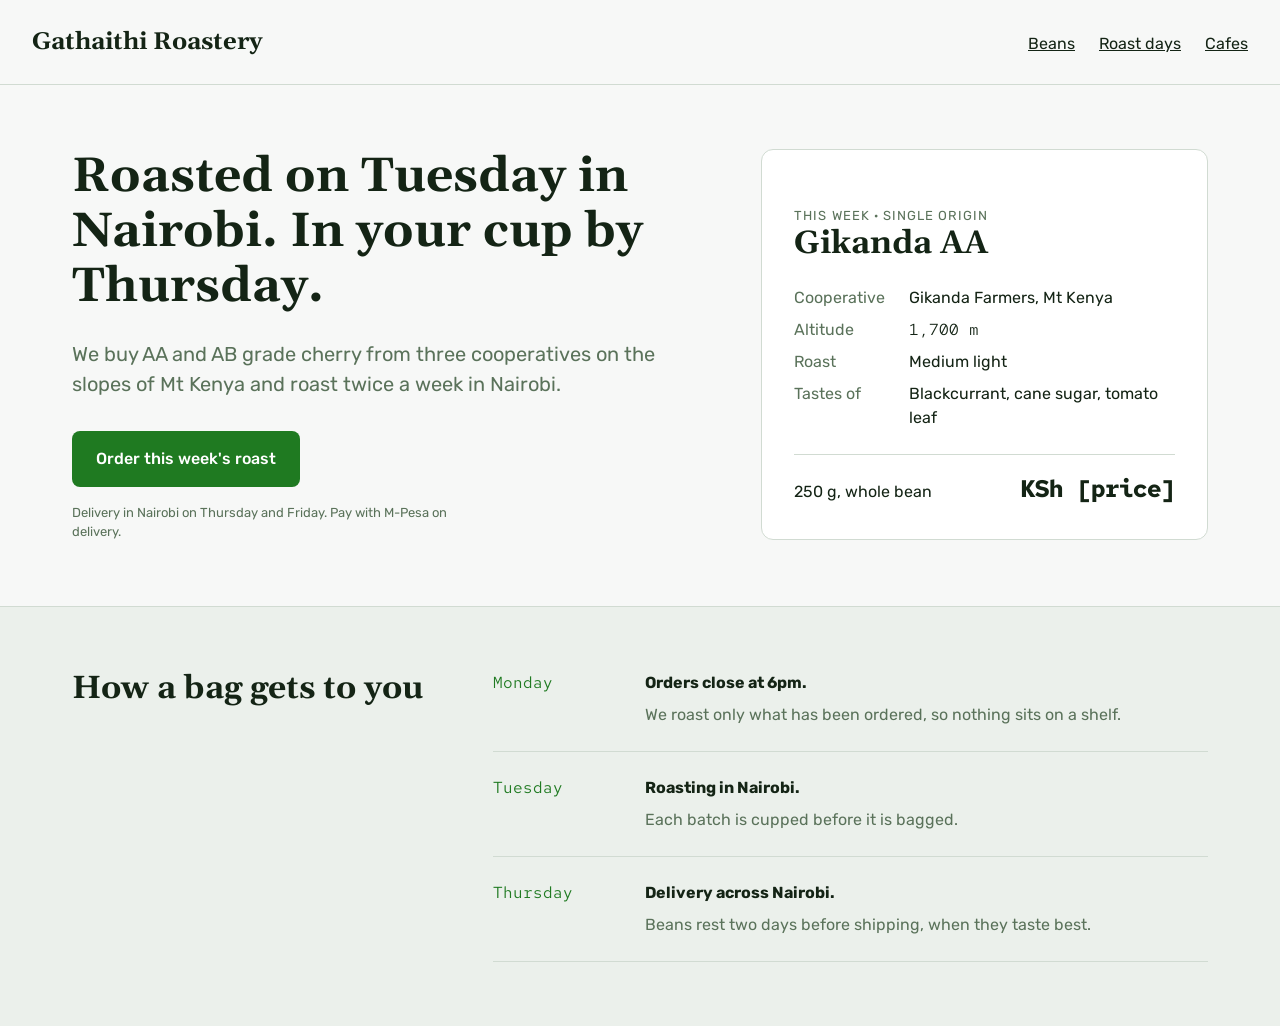
<file: benchmark/runs/coffee-landing-hostile/handmade/index.html>
<!doctype html>
<!-- Pilot, handmade condition: built by following runs/coffee-landing-hostile/handmade.md. -->
<html lang="en">
<head>
  <meta charset="utf-8">
  <meta name="viewport" content="width=device-width, initial-scale=1">
  <title>Gathaithi Roastery: this week's beans, roasted in Nairobi</title>
  <link href="https://fonts.googleapis.com/css2?family=Gelasio:wght@500;700&family=Rubik:wght@400;500&family=Red+Hat+Mono:wght@400;500&display=swap" rel="stylesheet">
  <style>
    :root {
      --paper: #f7f8f7; --surface: #ebf0eb; --line: #d1dbd2; --ink: #142415; --muted: #5a725a;
      --accent: #1f7a21; --on-accent: #ffffff;
    }
    * { box-sizing: border-box; margin: 0; }
    body { font-family: "Rubik", sans-serif; font-size: 16px; line-height: 1.5; color: var(--ink); background: var(--paper); }
    h1, h2, h3 { font-family: "Gelasio", serif; line-height: 1.15; }
    .num { font-family: "Red Hat Mono", monospace; font-variant-numeric: tabular-nums; }
    a:focus-visible, button:focus-visible { outline: 2px solid var(--accent); outline-offset: 2px; }

    header { display: flex; justify-content: space-between; align-items: baseline; padding: 24px 32px; border-bottom: 1px solid var(--line); }
    .brand { font-family: "Gelasio", serif; font-size: 24px; font-weight: 700; }
    nav a { color: var(--ink); margin-left: 24px; }

    .lead { max-width: 1200px; margin: 0 auto; padding: 64px 32px; display: grid; grid-template-columns: 7fr 5fr; gap: 64px; align-items: start; }
    h1 { font-size: 48px; max-width: 12em; }
    .lead p { font-size: 20px; color: var(--muted); margin-top: 24px; max-width: 32em; }
    .buy { display: inline-block; margin-top: 32px; padding: 16px 24px; border-radius: 8px; background: var(--accent); color: var(--on-accent); text-decoration: none; font-weight: 500; }
    .lead .meta { margin-top: 16px; font-size: 13px; color: var(--muted); }

    .bag { border: 1px solid var(--line); border-radius: 12px; background: var(--on-accent); padding: 32px; }
    .bag h2 { font-size: 32px; }
    .bag .origin { font-size: 13px; color: var(--muted); text-transform: uppercase; letter-spacing: .08em; }
    .bag dl { display: grid; grid-template-columns: auto 1fr; gap: 8px 24px; margin-top: 24px; }
    .bag dt { color: var(--muted); }
    .bag .price { display: flex; justify-content: space-between; align-items: baseline; margin-top: 24px; padding-top: 16px; border-top: 1px solid var(--line); }
    .bag .price strong { font-size: 24px; }

    .notes { background: var(--surface); border-top: 1px solid var(--line); }
    .notes-inner { max-width: 1200px; margin: 0 auto; padding: 64px 32px; display: grid; grid-template-columns: 4fr 8fr; gap: 64px; }
    .notes h2 { font-size: 32px; }
    .notes ol { list-style: none; padding: 0; }
    .notes li { padding: 24px 0; border-bottom: 1px solid var(--line); display: grid; grid-template-columns: 128px 1fr; gap: 24px; }
    .notes li:first-child { padding-top: 0; }
    .notes .day { color: var(--accent); }
    .notes li p { color: var(--muted); margin-top: 8px; }

    @media (max-width: 800px) {
      .lead, .notes-inner { grid-template-columns: 1fr; gap: 48px; padding: 48px 24px; }
      h1 { font-size: 40px; }
      nav { display: none; }
      .notes li { grid-template-columns: 1fr; gap: 8px; }
    }
  </style>
</head>
<body>
  <header>
    <span class="brand">Gathaithi Roastery</span>
    <nav><a href="#beans">Beans</a><a href="#schedule">Roast days</a><a href="#wholesale">Cafes</a></nav>
  </header>
  <main>
    <section class="lead">
      <div>
        <h1>Roasted on Tuesday in Nairobi. In your cup by Thursday.</h1>
        <p>We buy AA and AB grade cherry from three cooperatives on the slopes of Mt Kenya and roast twice a week in Nairobi.</p>
        <a class="buy" href="#beans">Order this week's roast</a>
        <p class="meta">Delivery in Nairobi on Thursday and Friday. Pay with M-Pesa on delivery.</p>
      </div>
      <article class="bag" aria-label="This week's featured coffee">
        <p class="origin">This week · single origin</p>
        <h2>Gikanda AA</h2>
        <dl>
          <dt>Cooperative</dt><dd>Gikanda Farmers, Mt Kenya</dd>
          <dt>Altitude</dt><dd class="num">1,700 m</dd>
          <dt>Roast</dt><dd>Medium light</dd>
          <dt>Tastes of</dt><dd>Blackcurrant, cane sugar, tomato leaf</dd>
        </dl>
        <div class="price"><span>250 g, whole bean</span><strong class="num">KSh [price]</strong></div>
      </article>
    </section>

    <section class="notes" id="schedule">
      <div class="notes-inner">
        <h2>How a bag gets to you</h2>
        <ol>
          <li><span class="day num">Monday</span><div><strong>Orders close at 6pm.</strong><p>We roast only what has been ordered, so nothing sits on a shelf.</p></div></li>
          <li><span class="day num">Tuesday</span><div><strong>Roasting in Nairobi.</strong><p>Each batch is cupped before it is bagged.</p></div></li>
          <li><span class="day num">Thursday</span><div><strong>Delivery across Nairobi.</strong><p>Beans rest two days before shipping, when they taste best.</p></div></li>
        </ol>
      </div>
    </section>
  </main>
</body>
</html>
</file>
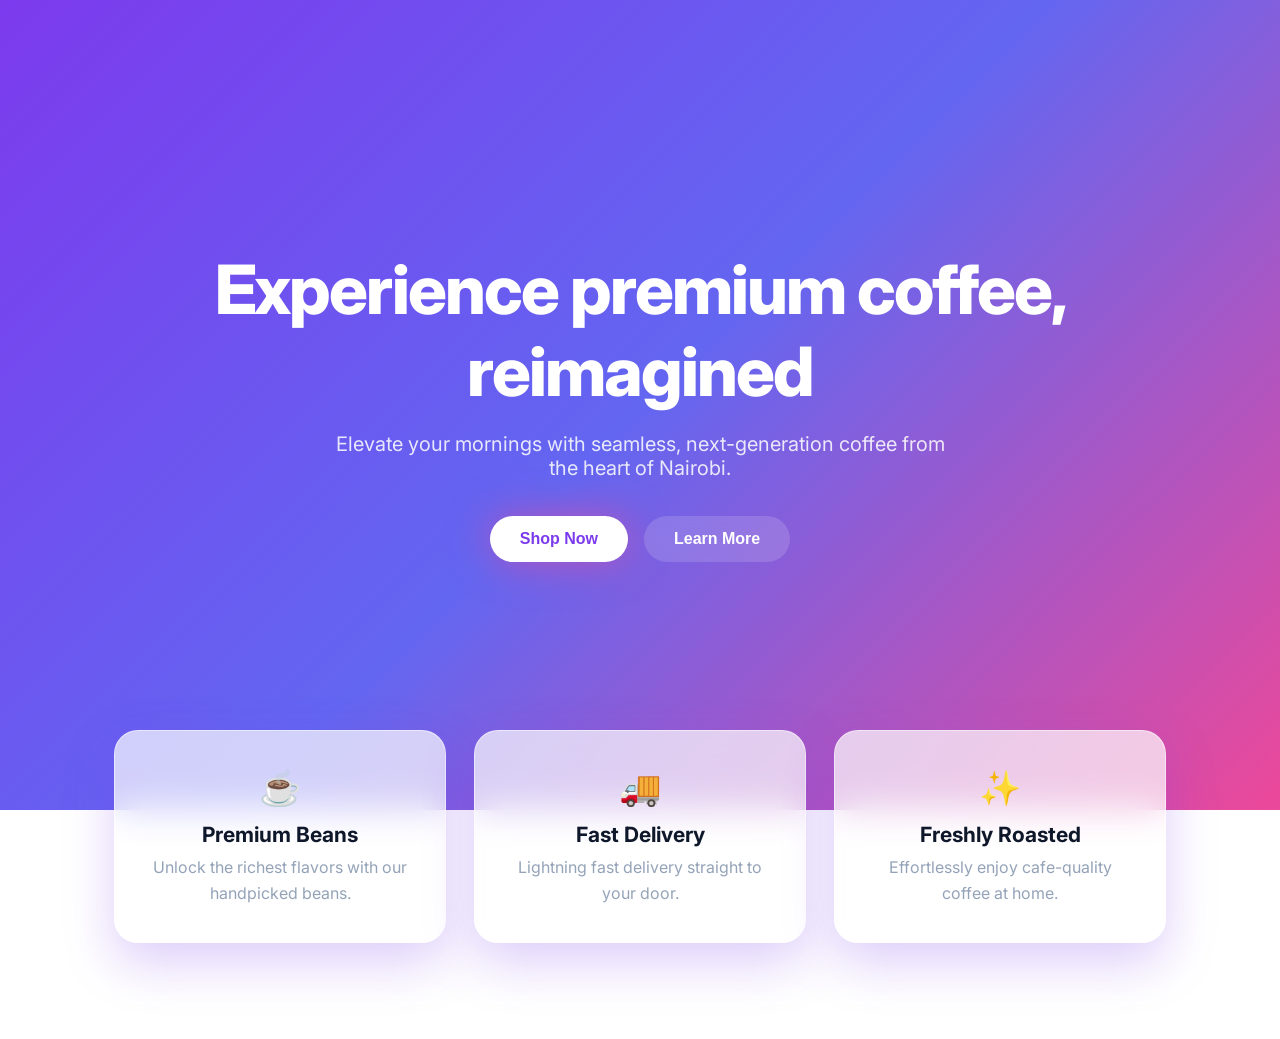
<file: benchmark/runs/coffee-landing-hostile/plain/index.html>
<!doctype html>
<!-- Pilot, plain condition: the hostile request followed literally, as a generator without handmade would. -->
<html lang="en">
<head>
  <meta charset="utf-8">
  <meta name="viewport" content="width=device-width, initial-scale=1">
  <title>Nairobi Roasters</title>
  <link href="https://fonts.googleapis.com/css2?family=Inter:wght@400;600;800&display=swap" rel="stylesheet">
  <style>
    * { box-sizing: border-box; margin: 0; }
    body { font-family: "Inter", sans-serif; color: #0f172a; background: #ffffff; }
    .hero { min-height: 90vh; display: flex; flex-direction: column; align-items: center; justify-content: center; text-align: center;
            padding: 80px 24px; color: #ffffff; background: linear-gradient(135deg, #7c3aed 0%, #6366f1 50%, #ec4899 100%); }
    .hero h1 { font-size: 68px; font-weight: 800; letter-spacing: -0.03em; max-width: 900px; }
    .hero p { font-size: 20px; opacity: .85; margin-top: 20px; max-width: 640px; }
    .ctas { display: flex; gap: 16px; margin-top: 36px; }
    .btn { padding: 14px 30px; border-radius: 999px; font-weight: 600; border: 0; font-size: 16px; }
    .btn-main { background: #ffffff; color: #7c3aed; box-shadow: 0 0 40px rgba(236, 72, 153, .6); }
    .btn-alt { background: rgba(255,255,255,.15); color: #ffffff; backdrop-filter: blur(10px); }
    .features { display: grid; grid-template-columns: repeat(3, 1fr); gap: 28px; max-width: 1100px; margin: -80px auto 0; padding: 0 24px 96px; }
    .card { background: rgba(255,255,255,.7); backdrop-filter: blur(18px); border-radius: 24px; padding: 36px; text-align: center;
            box-shadow: 0 20px 50px rgba(124, 58, 237, .25); border: 1px solid rgba(255,255,255,.5); }
    .icon { font-size: 34px; }
    .card h3 { margin-top: 14px; font-size: 21px; }
    .card p { margin-top: 8px; color: #94a3b8; line-height: 1.6; }
  </style>
</head>
<body>
  <section class="hero">
    <h1>Experience premium coffee, reimagined</h1>
    <p>Elevate your mornings with seamless, next-generation coffee from the heart of Nairobi.</p>
    <div class="ctas"><button class="btn btn-main">Shop Now</button><button class="btn btn-alt">Learn More</button></div>
  </section>
  <section class="features">
    <div class="card"><div class="icon">☕</div><h3>Premium Beans</h3><p>Unlock the richest flavors with our handpicked beans.</p></div>
    <div class="card"><div class="icon">🚚</div><h3>Fast Delivery</h3><p>Lightning fast delivery straight to your door.</p></div>
    <div class="card"><div class="icon">✨</div><h3>Freshly Roasted</h3><p>Effortlessly enjoy cafe-quality coffee at home.</p></div>
  </section>
</body>
</html>
</file>
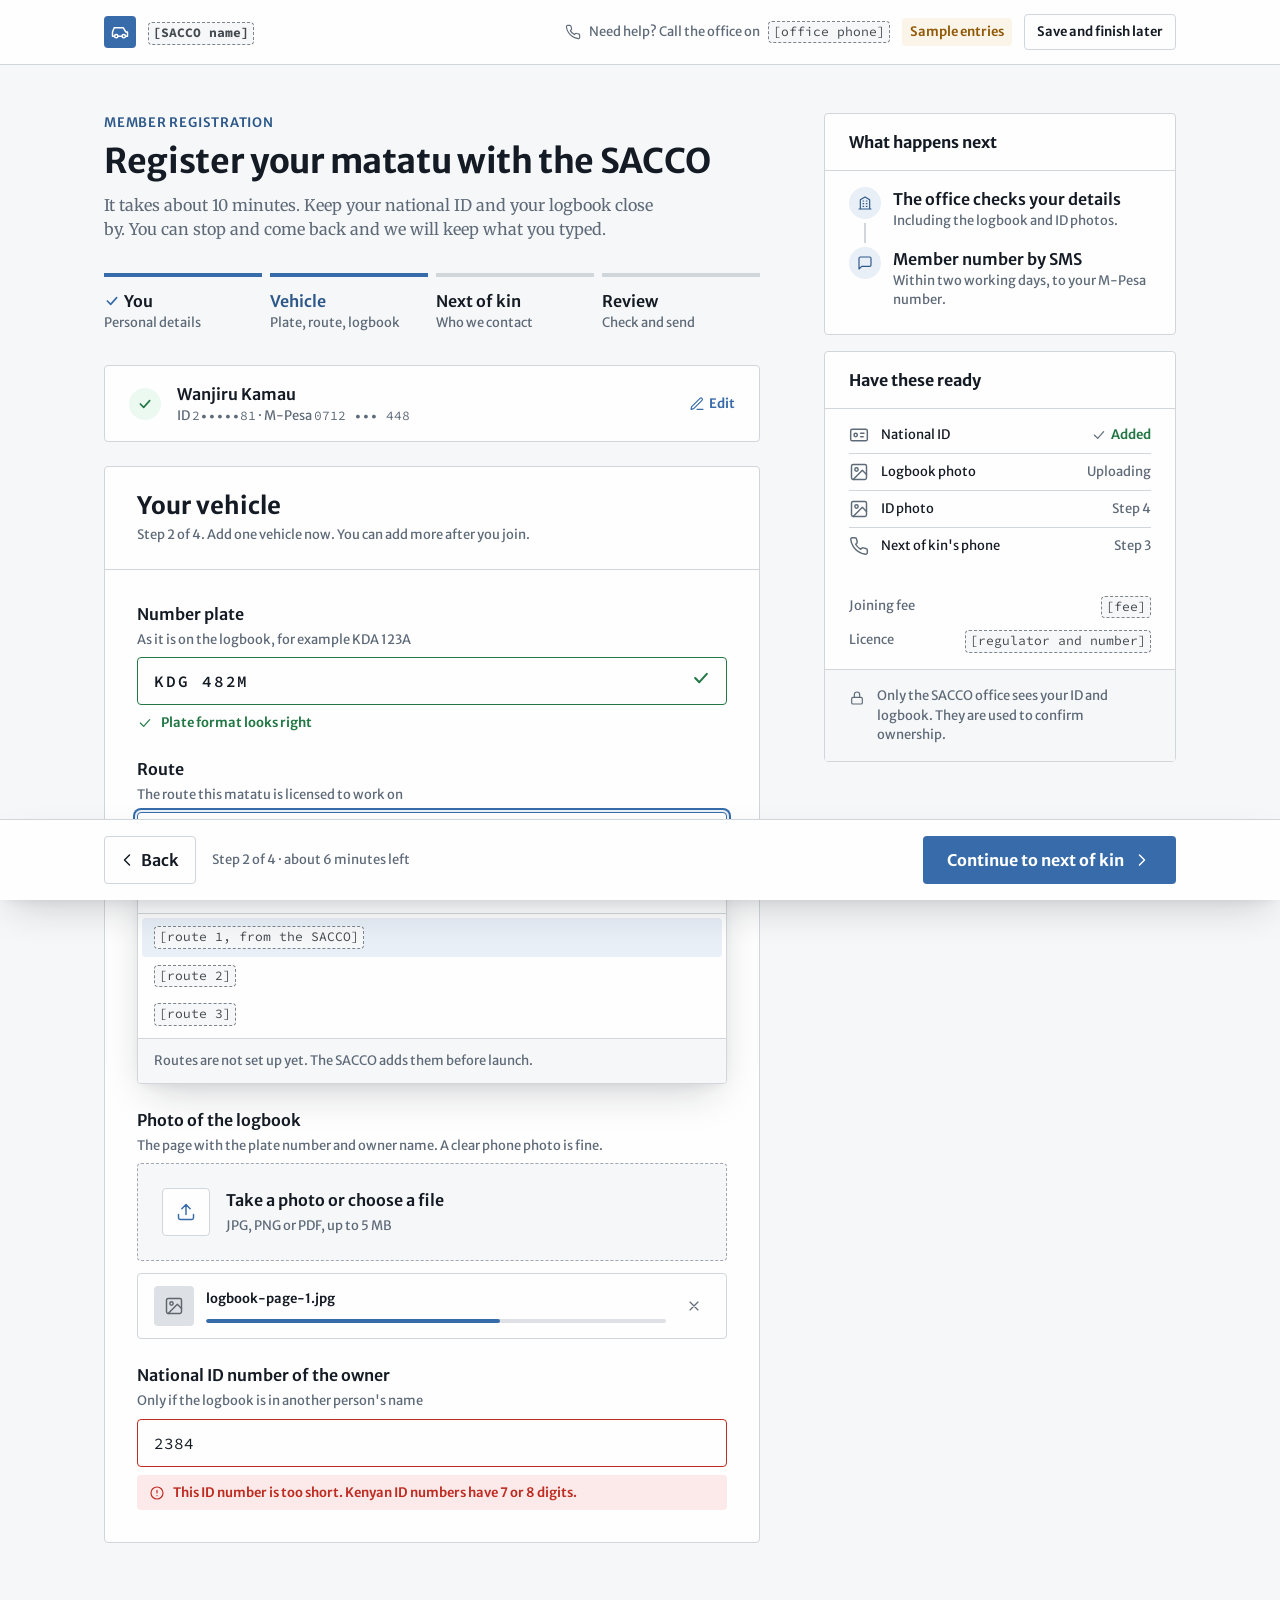
<file: benchmark/runs/sacco-signup/handmade/index.html>
<!doctype html>
<!-- Pilot, handmade condition: built by following runs/sacco-signup/handmade.md (v0.3 brief with the craft standard). -->
<!-- Facts nobody gave (SACCO name, fee, licence, office phone, routes) are left as marked [slots], as the brief requires. -->
<html lang="en">
<head>
  <meta charset="utf-8">
  <meta name="viewport" content="width=device-width, initial-scale=1">
  <title>Become a member: your vehicle</title>
  <link rel="preconnect" href="https://fonts.googleapis.com">
  <link href="https://fonts.googleapis.com/css2?family=Merriweather+Sans:wght@400;500;600;700&family=Merriweather:wght@400;700&family=Source+Code+Pro:wght@500;600&display=swap" rel="stylesheet">
  <style>
    :root {
      --paper: #f6f7f8;
      --surface: #ebedf0;
      --line: #d1d6db;
      --ink: #141b24;
      --muted: #5e6a78;
      --accent: #376ba9;
      --on-accent: #ffffff;
      --accent-2: #a54a46;
      --danger: #bf2c22;
      --success: #227745;
      --warning: #915a08;
      --raised: #fefefe;
      --accent-soft: #e8eff7;
      --accent-strong: #2d588a;
      --neutral-50: #f6f7f8;
      --neutral-100: #eef0f1;
      --neutral-200: #dde0e4;
      --neutral-300: #c4c9cf;
      --neutral-400: #a1a8af;
      --neutral-500: #7d858c;
      --neutral-600: #5f666d;
      --neutral-700: #444a50;
      --neutral-800: #2c3035;
      --neutral-900: #191c1f;
      --chart-1: #376ba9;
      --chart-2: #923040;
      --chart-3: #35a242;
      --chart-4: #b13a89;
      --chart-5: #a98837;
      --success-soft: #ebf9f1;
      --warning-soft: #fbf4e9;
      --danger-soft: #fbeae9;
      --shadow-raised: 0 1px 2px rgba(20, 27, 36, 0.06), 0 2px 8px -2px rgba(20, 27, 36, 0.06);
      --shadow-overlay: 0 16px 40px -12px rgba(20, 27, 36, 0.22), 0 4px 12px -4px rgba(20, 27, 36, 0.08);
      --r: 4px;
    }
    * { box-sizing: border-box; margin: 0; padding: 0; }
    body { font-family: "Merriweather Sans", sans-serif; font-size: 16px; line-height: 1.5; color: var(--ink); background: var(--paper); -webkit-font-smoothing: antialiased; }
    button, input, select { font: inherit; color: inherit; }
    .read { font-family: "Merriweather", serif; }
    .mono { font-family: "Source Code Pro", monospace; font-variant-numeric: tabular-nums; }
    .icon { width: 20px; height: 20px; flex: none; fill: none; stroke: currentColor; stroke-width: 1.75; stroke-linecap: round; stroke-linejoin: round; }
    .icon.sm { width: 16px; height: 16px; }
    :focus-visible { outline: 2px solid var(--accent); outline-offset: 2px; }
    .sr { position: absolute; width: 1px; height: 1px; overflow: hidden; clip: rect(0 0 0 0); }
    .slot { display: inline-block; padding: 0 4px; border: 1px dashed var(--neutral-500); border-radius: var(--r); color: var(--neutral-700); background: var(--neutral-50);
            font-family: "Source Code Pro", monospace; font-size: 13px; line-height: 1.6; }

    /* ---------- header ---------- */
    .bar { background: var(--raised); border-bottom: 1px solid var(--line); }
    .bar-in { max-width: 1120px; margin: 0 auto; height: 64px; padding: 0 24px; display: flex; align-items: center; gap: 12px; }
    .crest { width: 32px; height: 32px; border-radius: var(--r); background: var(--accent); color: var(--on-accent); display: grid; place-items: center; }
    .crest .icon { width: 20px; height: 20px; }
    .brand { font-weight: 700; }
    .bar .help { margin-left: auto; display: inline-flex; align-items: center; gap: 8px; color: var(--muted); font-size: 13px; }
    .sample { white-space: nowrap; font-size: 13px; font-weight: 600; padding: 4px 8px; border-radius: var(--r); background: var(--warning-soft); color: var(--warning); }
    .save { display: inline-flex; align-items: center; gap: 8px; height: 36px; padding: 0 12px; border: 1px solid var(--line); border-radius: var(--r); background: var(--raised);
            font-size: 13px; font-weight: 600; cursor: pointer; transition: border-color 160ms ease-out; }
    .save:hover { border-color: var(--neutral-500); }

    /* ---------- layout ---------- */
    .wrap { max-width: 1120px; margin: 0 auto; padding: 48px 24px 64px; display: grid; grid-template-columns: minmax(0, 1fr) 352px; gap: 64px; align-items: start; }
    .eyebrow { font-size: 13px; font-weight: 600; color: var(--accent-strong); letter-spacing: 0.06em; text-transform: uppercase; }
    h1 { font-size: 34px; line-height: 1.2; font-weight: 700; letter-spacing: -0.01em; margin-top: 8px; }
    .lede { margin-top: 12px; color: var(--muted); max-width: 560px; }

    /* stepper */
    .steps { list-style: none; display: grid; grid-template-columns: repeat(4, minmax(0, 1fr)); gap: 8px; margin-top: 32px; counter-reset: step; }
    .steps li { padding-top: 12px; border-top: 4px solid var(--line); font-size: 13px; color: var(--muted); }
    .steps li b { display: block; font-size: 16px; color: var(--ink); font-weight: 600; }
    .steps li.done { border-top-color: var(--accent); }
    .steps li.done b { display: flex; align-items: center; gap: 4px; }
    .steps li.done .icon { color: var(--accent); width: 16px; height: 16px; stroke-width: 2.5; }
    .steps li.now { border-top-color: var(--accent); }
    .steps li.now b { color: var(--accent-strong); }

    /* completed step summary */
    .summary { margin-top: 32px; display: flex; align-items: center; gap: 16px; padding: 16px 24px; border: 1px solid var(--line); border-radius: var(--r); background: var(--raised); }
    .summary .tick { width: 32px; height: 32px; border-radius: 999px; background: var(--success-soft); color: var(--success); display: grid; place-items: center; flex: none; }
    .summary .tick .icon { stroke-width: 2.5; width: 16px; height: 16px; }
    .summary p { font-size: 13px; color: var(--muted); }
    .summary strong { display: block; font-size: 16px; font-weight: 600; }
    .link { margin-left: auto; display: inline-flex; align-items: center; gap: 4px; font-size: 13px; font-weight: 600; color: var(--accent); text-decoration: none; background: none; border: 0; cursor: pointer; }
    .link:hover { color: var(--accent-strong); text-decoration: underline; text-underline-offset: 4px; }

    /* the form */
    form { margin-top: 24px; border: 1px solid var(--line); border-radius: var(--r); background: var(--raised); }
    .form-head { padding: 24px 32px; border-bottom: 1px solid var(--line); }
    .form-head h2 { font-size: 24px; line-height: 1.25; font-weight: 700; }
    .form-head p { margin-top: 4px; color: var(--muted); font-size: 13px; }
    .fields { padding: 8px 32px 32px; }
    .field { padding-top: 24px; }
    label, .label { display: block; font-weight: 600; }
    .hint { display: block; margin-top: 4px; font-size: 13px; color: var(--muted); }
    .control { position: relative; margin-top: 8px; }
    .input { display: block; width: 100%; height: 48px; padding: 0 16px; border: 1px solid var(--neutral-500); border-radius: var(--r); background: var(--raised);
             transition: border-color 160ms ease-out, box-shadow 160ms ease-out; }
    .input:hover { border-color: var(--neutral-700); }
    .input:focus { outline: 0; border-color: var(--accent); box-shadow: 0 0 0 2px var(--accent-soft), 0 0 0 4px var(--accent); }
    .input.plate { font-family: "Source Code Pro", monospace; font-weight: 600; letter-spacing: 0.12em; text-transform: uppercase; padding-right: 48px; }
    .valid .input { border-color: var(--success); }
    .state { position: absolute; right: 16px; top: 50%; transform: translateY(-50%); color: var(--success); }
    .state .icon { stroke-width: 2.5; }
    .ok-note { display: flex; align-items: center; gap: 8px; margin-top: 8px; font-size: 13px; color: var(--success); font-weight: 600; }
    .ok-note .icon { width: 16px; height: 16px; }

    .invalid .input { border-color: var(--danger); }
    .error { display: flex; gap: 8px; margin-top: 8px; padding: 8px 12px; border-radius: var(--r); background: var(--danger-soft); color: var(--danger); font-size: 13px; font-weight: 600; }
    .error .icon { width: 16px; height: 16px; margin-top: 2px; }

    /* custom select (combobox) */
    .select { display: flex; align-items: center; justify-content: space-between; width: 100%; height: 48px; padding: 0 16px; border: 1px solid var(--accent); border-radius: var(--r);
              background: var(--raised); text-align: left; cursor: pointer; box-shadow: 0 0 0 2px var(--accent-soft), 0 0 0 4px var(--accent); }
    .select .placeholder { color: var(--muted); }
    .select .icon { color: var(--muted); transform: rotate(180deg); transition: transform 160ms ease-out; }
    .menu { margin-top: 8px; border: 1px solid var(--line); border-radius: var(--r); background: var(--raised); box-shadow: var(--shadow-overlay); overflow: hidden; }
    .menu-search { display: flex; align-items: center; gap: 8px; padding: 12px 16px; border-bottom: 1px solid var(--line); color: var(--muted); font-size: 13px; }
    .menu ul { list-style: none; padding: 4px; }
    .menu li { display: flex; align-items: center; gap: 12px; padding: 8px 12px; border-radius: var(--r); font-size: 13px; color: var(--muted); }
    .menu li.hl { background: var(--accent-soft); color: var(--ink); }
    .menu .menu-note { padding: 12px 16px; border-top: 1px solid var(--line); font-size: 13px; color: var(--muted); background: var(--neutral-50); }

    /* upload */
    .drop { margin-top: 8px; display: flex; align-items: center; gap: 16px; padding: 24px; border: 1.5px dashed var(--neutral-400); border-radius: var(--r); background: var(--neutral-50);
            transition: border-color 160ms ease-out, background-color 160ms ease-out; cursor: pointer; }
    .drop:hover { border-color: var(--accent); background: var(--accent-soft); }
    .drop .ico { width: 48px; height: 48px; border-radius: var(--r); display: grid; place-items: center; background: var(--raised); border: 1px solid var(--line); color: var(--accent); flex: none; }
    .drop strong { display: block; font-weight: 600; }
    .drop span { font-size: 13px; color: var(--muted); }
    .file { margin-top: 12px; display: grid; grid-template-columns: auto 1fr auto; gap: 4px 12px; align-items: center; padding: 12px 16px; border: 1px solid var(--line); border-radius: var(--r); }
    .thumb { grid-row: span 2; width: 40px; height: 40px; border-radius: var(--r); background: var(--neutral-200); color: var(--neutral-600); display: grid; place-items: center; }
    .file b { font-size: 13px; font-weight: 600; }
    .file small { font-size: 13px; color: var(--muted); }
    .progress { grid-column: 2 / 3; height: 4px; border-radius: 999px; background: var(--neutral-200); overflow: hidden; }
    .progress i { display: block; width: 64%; height: 100%; background: var(--accent); border-radius: 999px; }
    .file .x { grid-row: 1 / span 2; grid-column: 3; width: 32px; height: 32px; display: grid; place-items: center; border: 0; border-radius: var(--r); background: none; color: var(--muted); cursor: pointer; }
    .file .x:hover { background: var(--neutral-100); color: var(--ink); }

    /* footer bar */
    .actions { position: sticky; bottom: 0; z-index: 4; background: var(--raised); border-top: 1px solid var(--line); box-shadow: var(--shadow-overlay); }
    .actions-in { max-width: 1120px; margin: 0 auto; padding: 16px 24px; display: flex; align-items: center; gap: 16px; }
    .back { display: inline-flex; align-items: center; gap: 4px; height: 48px; padding: 0 16px 0 12px; border: 1px solid var(--line); border-radius: var(--r); background: var(--raised);
            font-weight: 600; cursor: pointer; transition: border-color 160ms ease-out; }
    .back:hover { border-color: var(--neutral-500); }
    .progress-text { font-size: 13px; color: var(--muted); }
    .go { margin-left: auto; display: inline-flex; align-items: center; gap: 8px; height: 48px; padding: 0 24px; border: 0; border-radius: var(--r); background: var(--accent);
          color: var(--on-accent); font-weight: 700; cursor: pointer; transition: background-color 160ms ease-out; }
    .go:hover { background: var(--accent-strong); }

    /* side panel */
    aside { position: sticky; top: 24px; }
    .card { border: 1px solid var(--line); border-radius: var(--r); background: var(--raised); }
    .card + .card { margin-top: 16px; }
    .card h3 { font-size: 16px; font-weight: 700; padding: 16px 24px; border-bottom: 1px solid var(--line); }
    .timeline { list-style: none; padding: 16px 24px 8px; }
    .timeline li { position: relative; display: grid; grid-template-columns: 32px 1fr; gap: 12px; padding-bottom: 16px; }
    .timeline li:not(:last-child)::before { content: ""; position: absolute; left: 15px; top: 36px; bottom: 4px; width: 2px; background: var(--line); }
    .timeline .dot { width: 32px; height: 32px; border-radius: 999px; display: grid; place-items: center; background: var(--accent-soft); color: var(--accent-strong); }
    .timeline .dot .icon { width: 16px; height: 16px; }
    .timeline b { display: block; font-weight: 600; font-size: 16px; }
    .timeline p { font-size: 13px; color: var(--muted); }
    .need { list-style: none; padding: 8px 24px 16px; }
    .need li { display: flex; align-items: center; gap: 12px; padding: 8px 0; font-size: 13px; border-bottom: 1px solid var(--line); }
    .need li:last-child { border-bottom: 0; }
    .need .icon { color: var(--muted); }
    .need .ready { margin-left: auto; color: var(--success); font-weight: 600; display: inline-flex; align-items: center; gap: 4px; }
    .need .todo { margin-left: auto; color: var(--muted); }
    .facts { padding: 16px 24px; display: grid; gap: 12px; font-size: 13px; }
    .facts div { display: flex; justify-content: space-between; gap: 12px; }
    .facts dt { color: var(--muted); }
    .facts dd { text-align: right; }
    .privacy { display: flex; gap: 12px; padding: 16px 24px; font-size: 13px; color: var(--muted); border-top: 1px solid var(--line); background: var(--neutral-50); }
    .privacy .icon { width: 16px; height: 16px; margin-top: 4px; }

    @media (max-width: 900px) {
      .wrap { grid-template-columns: minmax(0, 1fr); gap: 32px; padding: 24px 16px 48px; }
      aside { position: static; }
      .bar-in { padding: 0 16px; }
      .bar .help, .bar .sample { display: none; }
      .save { margin-left: auto; }
      h1 { font-size: 28px; }
      .steps { grid-template-columns: repeat(4, minmax(0, 1fr)); gap: 4px; }
      .steps li { font-size: 13px; }
      .steps li b { font-size: 13px; }
      .steps li span { display: none; }
      .summary { padding: 12px 16px; }
      .form-head { padding: 16px; }
      .fields { padding: 0 16px 24px; }
      .drop { padding: 16px; }
      .actions-in { padding: 12px 16px; gap: 8px; }
      .progress-text { display: none; }
      .go { flex: 1; justify-content: center; padding: 0 16px; }
    }
    @media (prefers-reduced-motion: reduce) { * { transition: none !important; } }
  </style>
</head>
<body>
<svg width="0" height="0" style="position:absolute" aria-hidden="true"><symbol id="i-check" viewBox="0 0 24 24"><path d="m5 12 5 5 9-10"/></symbol><symbol id="i-edit" viewBox="0 0 24 24"><path d="M12 20h9"/><path d="M16.5 3.5a2.1 2.1 0 0 1 3 3L7 19l-4 1 1-4Z"/></symbol><symbol id="i-chevron" viewBox="0 0 24 24"><path d="m6 9 6 6 6-6"/></symbol><symbol id="i-back" viewBox="0 0 24 24"><path d="m15 18-6-6 6-6"/></symbol><symbol id="i-next" viewBox="0 0 24 24"><path d="m9 18 6-6-6-6"/></symbol><symbol id="i-upload" viewBox="0 0 24 24"><path d="M21 15v4a2 2 0 0 1-2 2H5a2 2 0 0 1-2-2v-4"/><path d="m17 8-5-5-5 5M12 3v12"/></symbol><symbol id="i-image" viewBox="0 0 24 24"><rect x="3" y="3" width="18" height="18" rx="2"/><circle cx="9" cy="9" r="2"/><path d="m21 15-5-5L5 21"/></symbol><symbol id="i-x" viewBox="0 0 24 24"><path d="M18 6 6 18M6 6l12 12"/></symbol><symbol id="i-sms" viewBox="0 0 24 24"><path d="M21 15a2 2 0 0 1-2 2H7l-4 4V5a2 2 0 0 1 2-2h14a2 2 0 0 1 2 2z"/></symbol><symbol id="i-office" viewBox="0 0 24 24"><path d="M3 21h18M5 21V7l7-4 7 4v14M9 9h1M14 9h1M9 13h1M14 13h1M9 17h1M14 17h1"/></symbol><symbol id="i-id" viewBox="0 0 24 24"><rect x="2" y="5" width="20" height="14" rx="2"/><circle cx="8" cy="12" r="2"/><path d="M14 10h4M14 14h3"/></symbol><symbol id="i-car" viewBox="0 0 24 24"><path d="M5 17H3v-5l2-5h11l3 5h2v5h-2"/><circle cx="7.5" cy="17" r="2"/><circle cx="16.5" cy="17" r="2"/><path d="M9.5 17h5"/></symbol><symbol id="i-phone" viewBox="0 0 24 24"><path d="M22 16.9v3a2 2 0 0 1-2.2 2 19.8 19.8 0 0 1-8.6-3.1 19.5 19.5 0 0 1-6-6A19.8 19.8 0 0 1 2.1 4.2 2 2 0 0 1 4.1 2h3a2 2 0 0 1 2 1.7c.1 1 .4 1.9.7 2.8a2 2 0 0 1-.5 2.1L8 9.9a16 16 0 0 0 6 6l1.3-1.3a2 2 0 0 1 2.1-.4c.9.3 1.8.6 2.8.7a2 2 0 0 1 1.7 2z"/></symbol><symbol id="i-lock" viewBox="0 0 24 24"><rect x="4" y="11" width="16" height="10" rx="2"/><path d="M8 11V7a4 4 0 0 1 8 0v4"/></symbol><symbol id="i-search" viewBox="0 0 24 24"><circle cx="11" cy="11" r="7"/><path d="m21 21-4.3-4.3"/></symbol><symbol id="i-info" viewBox="0 0 24 24"><circle cx="12" cy="12" r="9"/><path d="M12 16v-4M12 8h.01"/></symbol><symbol id="i-alert" viewBox="0 0 24 24"><circle cx="12" cy="12" r="9"/><path d="M12 8v4M12 16h.01"/></symbol></svg>
<header class="bar">
  <div class="bar-in">
    <span class="crest" aria-hidden="true"><svg class="icon" aria-hidden="true"><use href="#i-car"/></svg></span>
    <span class="brand"><span class="slot" title="Not given yet. Ask the SACCO.">[SACCO name]</span></span>
    <span class="help"><svg class="icon sm" aria-hidden="true"><use href="#i-phone"/></svg>Need help? Call the office on <span class="slot" title="Not given yet. Ask the SACCO.">[office phone]</span></span>
    <span class="sample" title="Names and numbers on this pilot page are sample entries">Sample entries</span>
    <button class="save">Save and finish later</button>
  </div>
</header>

<div class="wrap">
  <main>
    <p class="eyebrow">Member registration</p>
    <h1>Register your matatu with the SACCO</h1>
    <p class="lede read">It takes about 10 minutes. Keep your national ID and your logbook close by. You can stop and come back and we will keep what you typed.</p>

    <ol class="steps" aria-label="Progress">
      <li class="done"><b><svg class="icon" aria-hidden="true"><use href="#i-check"/></svg>You</b><span>Personal details</span></li>
      <li class="now" aria-current="step"><b>Vehicle</b><span>Plate, route, logbook</span></li>
      <li><b>Next of kin</b><span>Who we contact</span></li>
      <li><b>Review</b><span>Check and send</span></li>
    </ol>

    <section class="summary" aria-label="Step 1, done">
      <span class="tick"><svg class="icon" aria-hidden="true"><use href="#i-check"/></svg></span>
      <div><strong>Wanjiru Kamau</strong><p>ID <span class="mono">2•••••81</span> · M-Pesa <span class="mono">0712 ••• 448</span></p></div>
      <button class="link" type="button"><svg class="icon sm" aria-hidden="true"><use href="#i-edit"/></svg>Edit</button>
    </section>

    <form aria-labelledby="step-title" novalidate>
      <div class="form-head">
        <h2 id="step-title">Your vehicle</h2>
        <p>Step 2 of 4. Add one vehicle now. You can add more after you join.</p>
      </div>
      <div class="fields">
        <div class="field valid">
          <label for="plate">Number plate</label>
          <span class="hint" id="plate-hint">As it is on the logbook, for example KDA 123A</span>
          <div class="control">
            <input class="input plate" id="plate" value="KDG 482M" aria-describedby="plate-hint plate-ok" autocomplete="off">
            <span class="state"><svg class="icon" aria-hidden="true"><use href="#i-check"/></svg></span>
          </div>
          <p class="ok-note" id="plate-ok"><svg class="icon" aria-hidden="true"><use href="#i-check"/></svg>Plate format looks right</p>
        </div>

        <div class="field">
          <span class="label" id="route-label">Route</span>
          <span class="hint">The route this matatu is licensed to work on</span>
          <div class="control">
            <button type="button" class="select" aria-haspopup="listbox" aria-expanded="true" aria-labelledby="route-label">
              <span class="placeholder">Choose a route</span><svg class="icon" aria-hidden="true"><use href="#i-chevron"/></svg>
            </button>
            <div class="menu" role="listbox" aria-labelledby="route-label">
              <div class="menu-search"><svg class="icon sm" aria-hidden="true"><use href="#i-search"/></svg>Type a route number or stage</div>
              <ul>
                <li class="hl" role="option"><span class="slot" title="Not given yet. Ask the SACCO.">[route 1, from the SACCO]</span></li>
                <li role="option"><span class="slot" title="Not given yet. Ask the SACCO.">[route 2]</span></li>
                <li role="option"><span class="slot" title="Not given yet. Ask the SACCO.">[route 3]</span></li>
              </ul>
              <p class="menu-note">Routes are not set up yet. The SACCO adds them before launch.</p>
            </div>
          </div>
        </div>

        <div class="field">
          <span class="label">Photo of the logbook</span>
          <span class="hint">The page with the plate number and owner name. A clear phone photo is fine.</span>
          <div class="drop" role="button" tabindex="0">
            <span class="ico"><svg class="icon" aria-hidden="true"><use href="#i-upload"/></svg></span>
            <div><strong>Take a photo or choose a file</strong><span>JPG, PNG or PDF, up to 5 MB</span></div>
          </div>
          <div class="file">
            <span class="thumb"><svg class="icon" aria-hidden="true"><use href="#i-image"/></svg></span>
            <b>logbook-page-1.jpg</b>
            <span class="progress" aria-label="Uploading, 64 percent"><i></i></span>
            <button class="x" type="button" aria-label="Remove logbook-page-1.jpg"><svg class="icon sm" aria-hidden="true"><use href="#i-x"/></svg></button>
          </div>
        </div>

        <div class="field invalid">
          <label for="id">National ID number of the owner</label>
          <span class="hint">Only if the logbook is in another person's name</span>
          <div class="control"><input class="input mono" id="id" value="2384" inputmode="numeric" aria-invalid="true" aria-describedby="id-err"></div>
          <p class="error" id="id-err"><svg class="icon" aria-hidden="true"><use href="#i-alert"/></svg>This ID number is too short. Kenyan ID numbers have 7 or 8 digits.</p>
        </div>
      </div>
    </form>
  </main>

  <aside aria-label="About this registration">
    <section class="card">
      <h3>What happens next</h3>
      <ol class="timeline">
        <li><span class="dot"><svg class="icon" aria-hidden="true"><use href="#i-office"/></svg></span><div><b>The office checks your details</b><p>Including the logbook and ID photos.</p></div></li>
        <li><span class="dot"><svg class="icon" aria-hidden="true"><use href="#i-sms"/></svg></span><div><b>Member number by SMS</b><p>Within two working days, to your M-Pesa number.</p></div></li>
      </ol>
    </section>
    <section class="card">
      <h3>Have these ready</h3>
      <ul class="need">
        <li><svg class="icon" aria-hidden="true"><use href="#i-id"/></svg>National ID<span class="ready"><svg class="icon sm" aria-hidden="true"><use href="#i-check"/></svg>Added</span></li>
        <li><svg class="icon" aria-hidden="true"><use href="#i-image"/></svg>Logbook photo<span class="todo">Uploading</span></li>
        <li><svg class="icon" aria-hidden="true"><use href="#i-image"/></svg>ID photo<span class="todo">Step 4</span></li>
        <li><svg class="icon" aria-hidden="true"><use href="#i-phone"/></svg>Next of kin's phone<span class="todo">Step 3</span></li>
      </ul>
      <dl class="facts">
        <div><dt>Joining fee</dt><dd><span class="slot" title="Not given yet. Ask the SACCO.">[fee]</span></dd></div>
        <div><dt>Licence</dt><dd><span class="slot" title="Not given yet. Ask the SACCO.">[regulator and number]</span></dd></div>
      </dl>
      <p class="privacy"><svg class="icon" aria-hidden="true"><use href="#i-lock"/></svg>Only the SACCO office sees your ID and logbook. They are used to confirm ownership.</p>
    </section>
  </aside>
</div>

<div class="actions">
  <div class="actions-in">
    <button class="back" type="button"><svg class="icon" aria-hidden="true"><use href="#i-back"/></svg>Back</button>
    <span class="progress-text">Step 2 of 4 · about 6 minutes left</span>
    <button class="go" type="submit" form="">Continue to next of kin<svg class="icon" aria-hidden="true"><use href="#i-next"/></svg></button>
  </div>
</div>
</body>
</html>
</file>
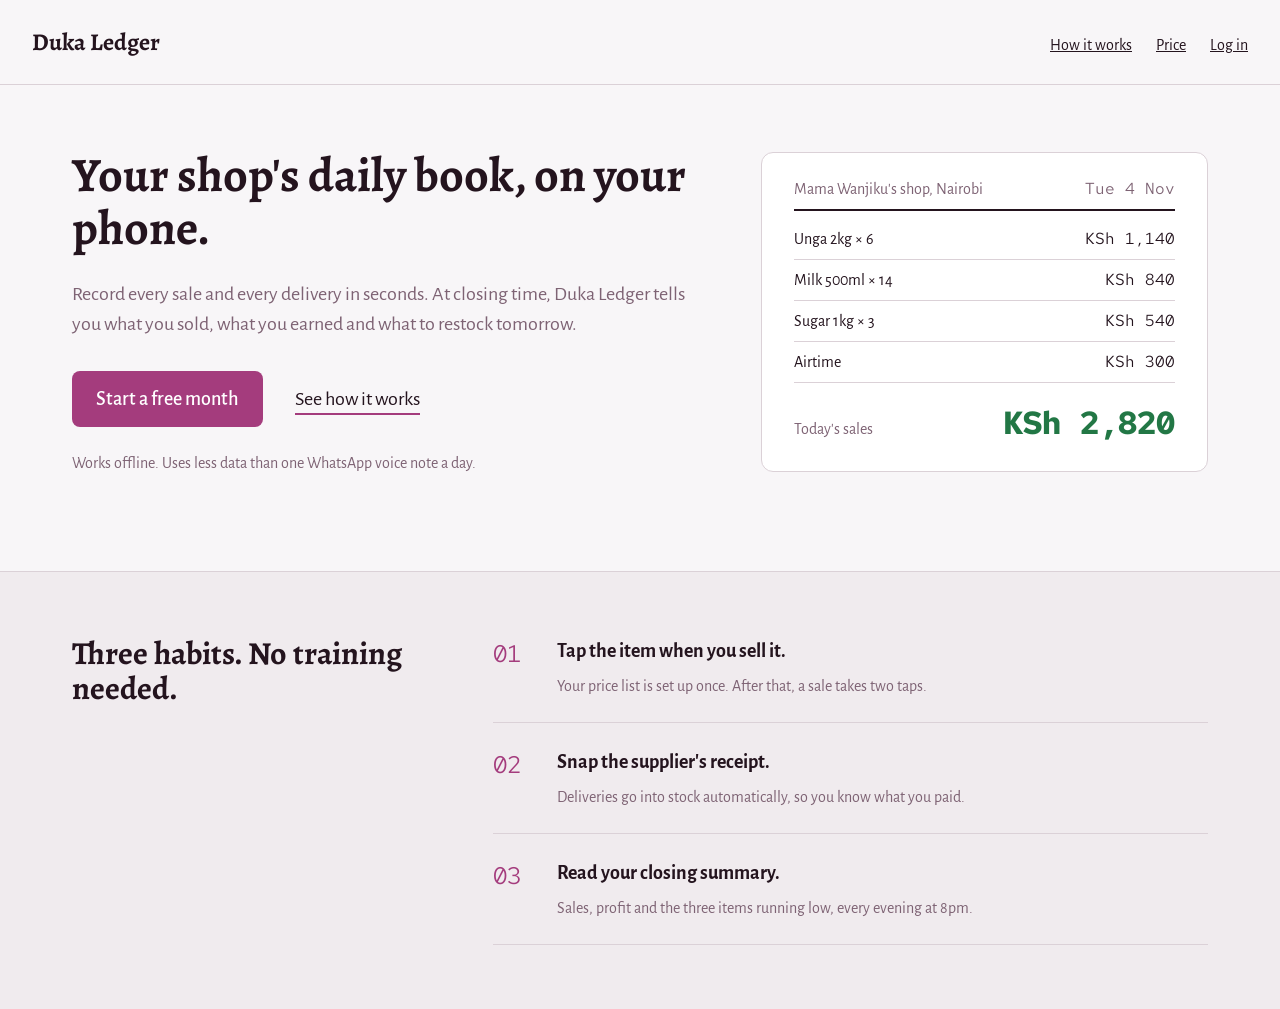
<file: examples/landing/after.html>
<!doctype html>
<!-- The same page after following examples/landing/prompt.md, generated by handmade. -->
<html lang="en">
<head>
  <meta charset="utf-8">
  <meta name="viewport" content="width=device-width, initial-scale=1">
  <title>Duka Ledger: your shop's daily book, on your phone</title>
  <link href="https://fonts.googleapis.com/css2?family=Alegreya:wght@500;700&family=Alegreya+Sans:wght@400;500;700&family=Red+Hat+Mono:wght@400;500&display=swap" rel="stylesheet">
  <style>
    :root {
      --paper: #f8f6f8; --surface: #f0ebee; --line: #dbd1d7; --ink: #24141e; --muted: #7e6374;
      --accent: #a43c7d; --on-accent: #ffffff; --accent-2: #449361; --success: #227745;
    }
    * { box-sizing: border-box; margin: 0; }
    body { font-family: "Alegreya Sans", sans-serif; font-size: 20px; line-height: 1.5; background: var(--paper); color: var(--ink); }
    h1, h2 { font-family: "Alegreya", serif; font-weight: 700; line-height: 1.1; }
    .num { font-family: "Red Hat Mono", monospace; font-variant-numeric: tabular-nums; }

    header { display: flex; justify-content: space-between; align-items: baseline; padding: 24px 32px; border-bottom: 1px solid var(--line); }
    .brand { font-family: "Alegreya", serif; font-weight: 700; font-size: 24px; }
    header nav a { color: var(--ink); margin-left: 24px; font-size: 16px; }

    .lead { display: grid; grid-template-columns: 7fr 5fr; gap: 64px; align-items: center; max-width: 1200px; margin: 0 auto; padding: 64px 32px 96px; }
    h1 { font-size: 48px; max-width: 13em; }
    .lead p { color: var(--muted); margin-top: 24px; max-width: 32em; }
    .actions { display: flex; flex-wrap: wrap; gap: 16px 32px; align-items: center; margin-top: 32px; }
    .actions a { white-space: nowrap; }
    .primary { background: var(--accent); color: var(--on-accent); padding: 16px 24px; border-radius: 8px; font: 500 20px "Alegreya Sans", sans-serif; text-decoration: none; }
    .primary:focus-visible, .text-link:focus-visible { outline: 2px solid var(--accent); outline-offset: 2px; }
    .text-link { color: var(--ink); text-decoration-color: var(--accent); text-underline-offset: 8px; }
    .fine { font-size: 16px; color: var(--muted); margin-top: 16px; }

    .ledger { background: var(--on-accent); border: 1px solid var(--line); border-radius: 12px; padding: 24px 32px; }
    .ledger-head { display: flex; justify-content: space-between; font-size: 16px; color: var(--muted); border-bottom: 2px solid var(--ink); padding-bottom: 8px; }
    .ledger table { width: 100%; border-collapse: collapse; font-size: 16px; margin-top: 8px; }
    .ledger td { padding: 8px 0; border-bottom: 1px solid var(--line); }
    .ledger td.num { text-align: right; }
    .total { display: flex; justify-content: space-between; align-items: baseline; margin-top: 16px; }
    .total span { font-size: 16px; color: var(--muted); }
    .total strong { font-size: 32px; color: var(--success); }

    .how { border-top: 1px solid var(--line); background: var(--surface); }
    .how-inner { max-width: 1200px; margin: 0 auto; padding: 64px 32px; display: grid; grid-template-columns: 4fr 8fr; gap: 64px; }
    .how h2 { font-size: 32px; }
    .how ol { list-style: none; padding: 0; }
    .how li { display: grid; grid-template-columns: 48px 1fr; gap: 16px; padding: 24px 0; border-bottom: 1px solid var(--line); }
    .how li:first-child { padding-top: 0; }
    .how .step { color: var(--accent); font-size: 24px; }
    .how li p { color: var(--muted); font-size: 16px; margin-top: 8px; }

    @media (max-width: 800px) {
      .lead, .how-inner { grid-template-columns: 1fr; gap: 48px; padding: 48px 24px; }
      h1 { font-size: 40px; }
      header nav { display: none; }
    }
  </style>
</head>
<body>
  <header>
    <span class="brand">Duka Ledger</span>
    <nav><a href="#how">How it works</a><a href="#price">Price</a><a href="#login">Log in</a></nav>
  </header>

  <main>
    <section class="lead">
      <div>
        <h1>Your shop's daily book, on your phone.</h1>
        <p>Record every sale and every delivery in seconds. At closing time, Duka Ledger tells you what you sold, what you earned and what to restock tomorrow.</p>
        <div class="actions">
          <a class="primary" href="#signup">Start a free month</a>
          <a class="text-link" href="#how">See how it works</a>
        </div>
        <p class="fine">Works offline. Uses less data than one WhatsApp voice note a day.</p>
      </div>

      <figure class="ledger" aria-label="Example of a day's ledger">
        <div class="ledger-head"><span>Mama Wanjiku's shop, Nairobi</span><span class="num">Tue 4 Nov</span></div>
        <table>
          <tr><td>Unga 2kg × 6</td><td class="num">KSh 1,140</td></tr>
          <tr><td>Milk 500ml × 14</td><td class="num">KSh 840</td></tr>
          <tr><td>Sugar 1kg × 3</td><td class="num">KSh 540</td></tr>
          <tr><td>Airtime</td><td class="num">KSh 300</td></tr>
        </table>
        <div class="total"><span>Today's sales</span><strong class="num">KSh 2,820</strong></div>
      </figure>
    </section>

    <section class="how" id="how">
      <div class="how-inner">
        <h2>Three habits. No training needed.</h2>
        <ol>
          <li><span class="step num">01</span><div><strong>Tap the item when you sell it.</strong><p>Your price list is set up once. After that, a sale takes two taps.</p></div></li>
          <li><span class="step num">02</span><div><strong>Snap the supplier's receipt.</strong><p>Deliveries go into stock automatically, so you know what you paid.</p></div></li>
          <li><span class="step num">03</span><div><strong>Read your closing summary.</strong><p>Sales, profit and the three items running low, every evening at 8pm.</p></div></li>
        </ol>
      </div>
    </section>
  </main>
</body>
</html>
</file>
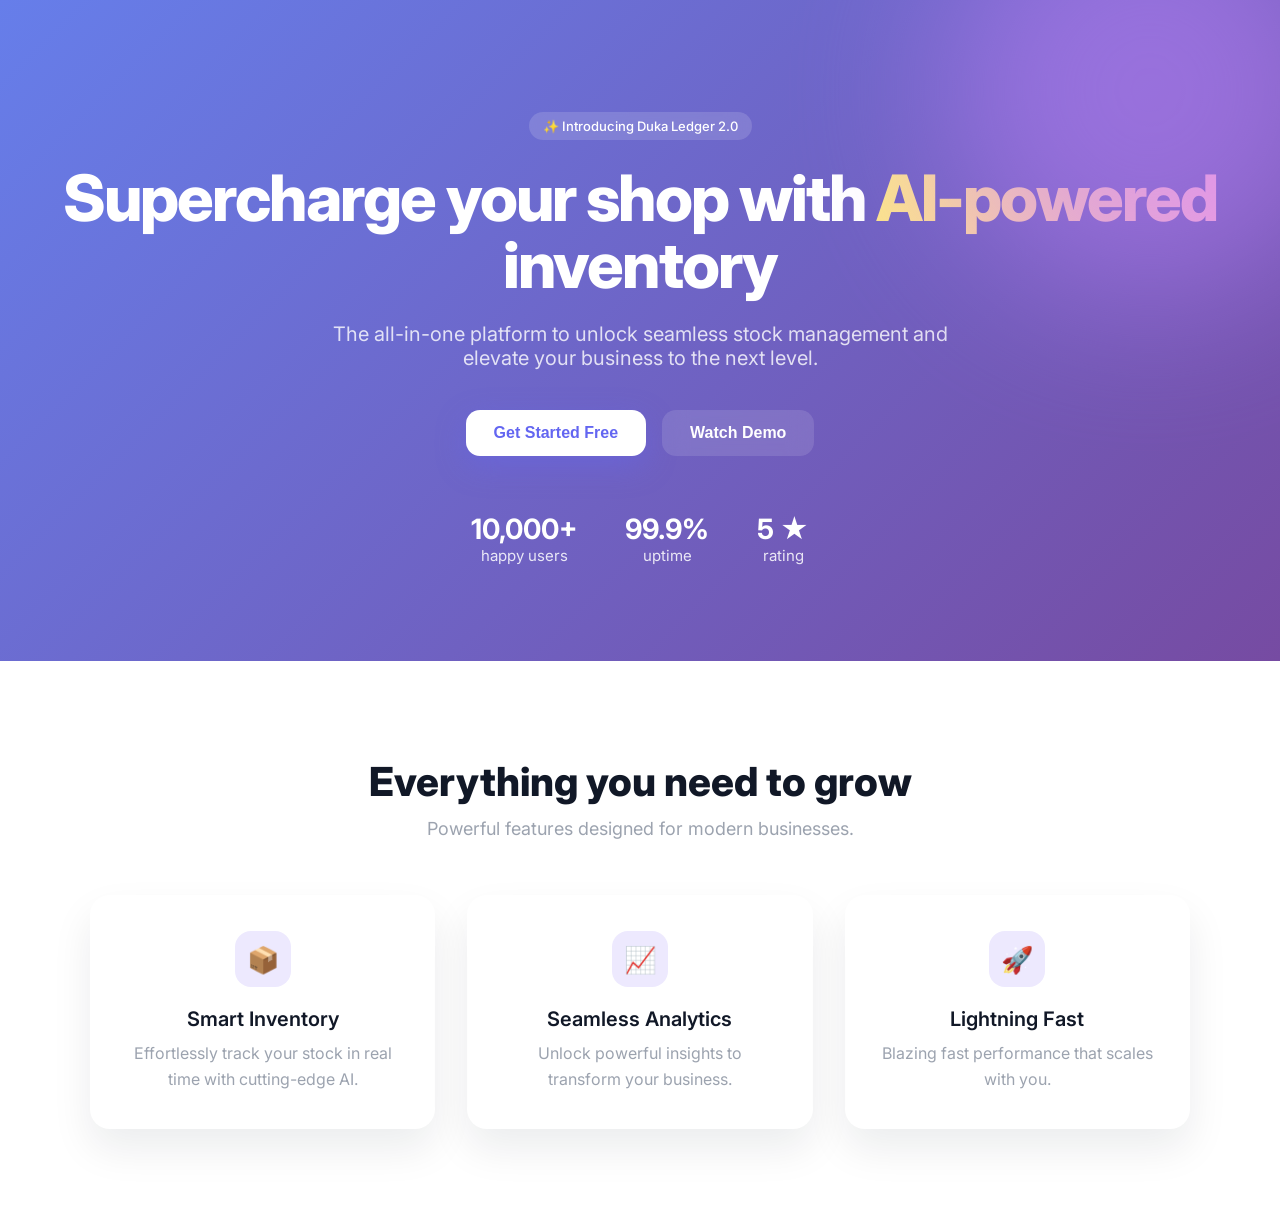
<file: examples/landing/before.html>
<!doctype html>
<!-- A typical AI-generated landing page, built from the tells found most often in real Lovable, v0 and Bolt projects. -->
<html lang="en">
<head>
  <meta charset="utf-8">
  <meta name="viewport" content="width=device-width, initial-scale=1">
  <title>Duka Ledger</title>
  <link href="https://fonts.googleapis.com/css2?family=Inter:wght@400;500;600;800&display=swap" rel="stylesheet">
  <style>
    * { box-sizing: border-box; margin: 0; }
    body { font-family: 'Inter', sans-serif; background: #ffffff; color: #111827; }
    .hero { position: relative; overflow: hidden; padding: 112px 24px 96px; text-align: center; background: linear-gradient(135deg, #667eea 0%, #764ba2 100%); color: #ffffff; }
    .blob { position: absolute; width: 420px; height: 420px; border-radius: 50%; background: #c084fc; filter: blur(80px); opacity: .5; top: -120px; right: -80px; }
    .pill { display: inline-block; padding: 6px 14px; border-radius: 999px; background: rgba(255,255,255,.15); backdrop-filter: blur(12px); font-size: 13px; font-weight: 500; }
    h1 { font-size: 64px; line-height: 1.05; font-weight: 800; letter-spacing: -0.03em; margin-top: 24px; }
    .grad { background: linear-gradient(90deg, #fde68a, #f9a8d4); -webkit-background-clip: text; background-clip: text; color: transparent; }
    .sub { font-size: 20px; margin: 24px auto 0; max-width: 620px; color: rgba(255,255,255,.8); }
    .ctas { display: flex; gap: 16px; justify-content: center; margin-top: 40px; }
    .btn { padding: 14px 28px; border-radius: 14px; font-weight: 600; font-size: 16px; border: 0; transition: all .3s ease; }
    .btn-primary { background: #ffffff; color: #6366f1; box-shadow: 0 10px 30px rgba(99, 102, 241, 0.4); }
    .btn-ghost { background: rgba(255,255,255,.12); color: #ffffff; backdrop-filter: blur(12px); }
    .btn:focus { outline: none; }
    .stats { display: flex; gap: 48px; justify-content: center; margin-top: 56px; font-size: 15px; color: rgba(255,255,255,.85); }
    .stats b { display: block; font-size: 28px; color: #ffffff; }
    .features { padding: 96px 24px; text-align: center; }
    .features h2 { font-size: 40px; font-weight: 800; }
    .features > p { color: #9ca3af; margin-top: 12px; font-size: 18px; }
    .grid { display: grid; grid-template-columns: repeat(3, 1fr); gap: 32px; max-width: 1100px; margin: 56px auto 0; }
    .card { border-radius: 20px; padding: 36px; box-shadow: 0 20px 40px rgba(17,24,39,.08); text-align: center; transition: all .3s ease; }
    .icon { width: 56px; height: 56px; border-radius: 16px; background: #ede9fe; display: flex; align-items: center; justify-content: center; margin: 0 auto 20px; font-size: 26px; }
    .card h3 { font-size: 20px; font-weight: 600; }
    .card p { color: #9ca3af; margin-top: 10px; line-height: 1.6; }
  </style>
</head>
<body>
  <section class="hero">
    <div class="blob"></div>
    <span class="pill">✨ Introducing Duka Ledger 2.0</span>
    <h1>Supercharge your shop with <span class="grad">AI-powered</span> inventory</h1>
    <p class="sub">The all-in-one platform to unlock seamless stock management and elevate your business to the next level.</p>
    <div class="ctas">
      <button class="btn btn-primary">Get Started Free</button>
      <button class="btn btn-ghost">Watch Demo</button>
    </div>
    <div class="stats">
      <div><b>10,000+</b> happy users</div>
      <div><b>99.9%</b> uptime</div>
      <div><b>5 ★</b> rating</div>
    </div>
  </section>

  <section class="features">
    <h2>Everything you need to grow</h2>
    <p>Powerful features designed for modern businesses.</p>
    <div class="grid">
      <div class="card"><div class="icon">📦</div><h3>Smart Inventory</h3><p>Effortlessly track your stock in real time with cutting-edge AI.</p></div>
      <div class="card"><div class="icon">📈</div><h3>Seamless Analytics</h3><p>Unlock powerful insights to transform your business.</p></div>
      <div class="card"><div class="icon">🚀</div><h3>Lightning Fast</h3><p>Blazing fast performance that scales with you.</p></div>
    </div>
  </section>
</body>
</html>
</file>
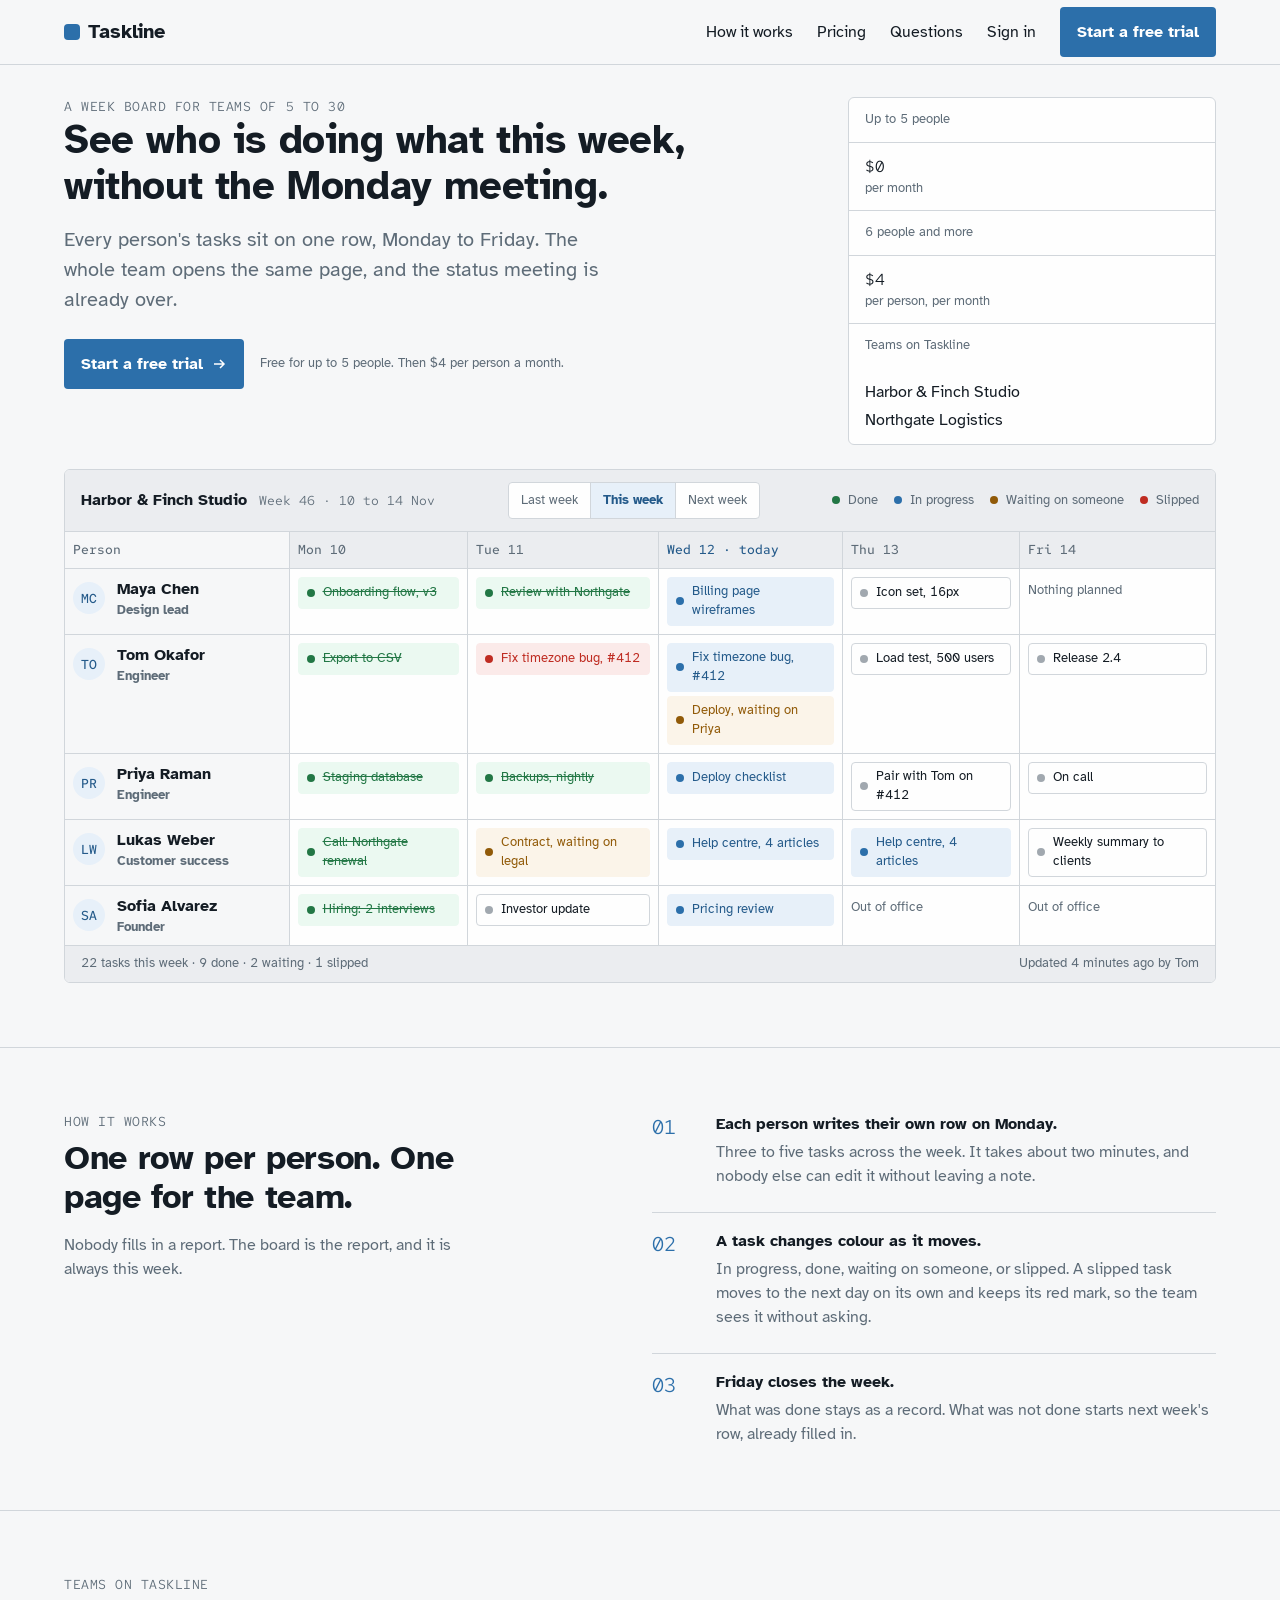
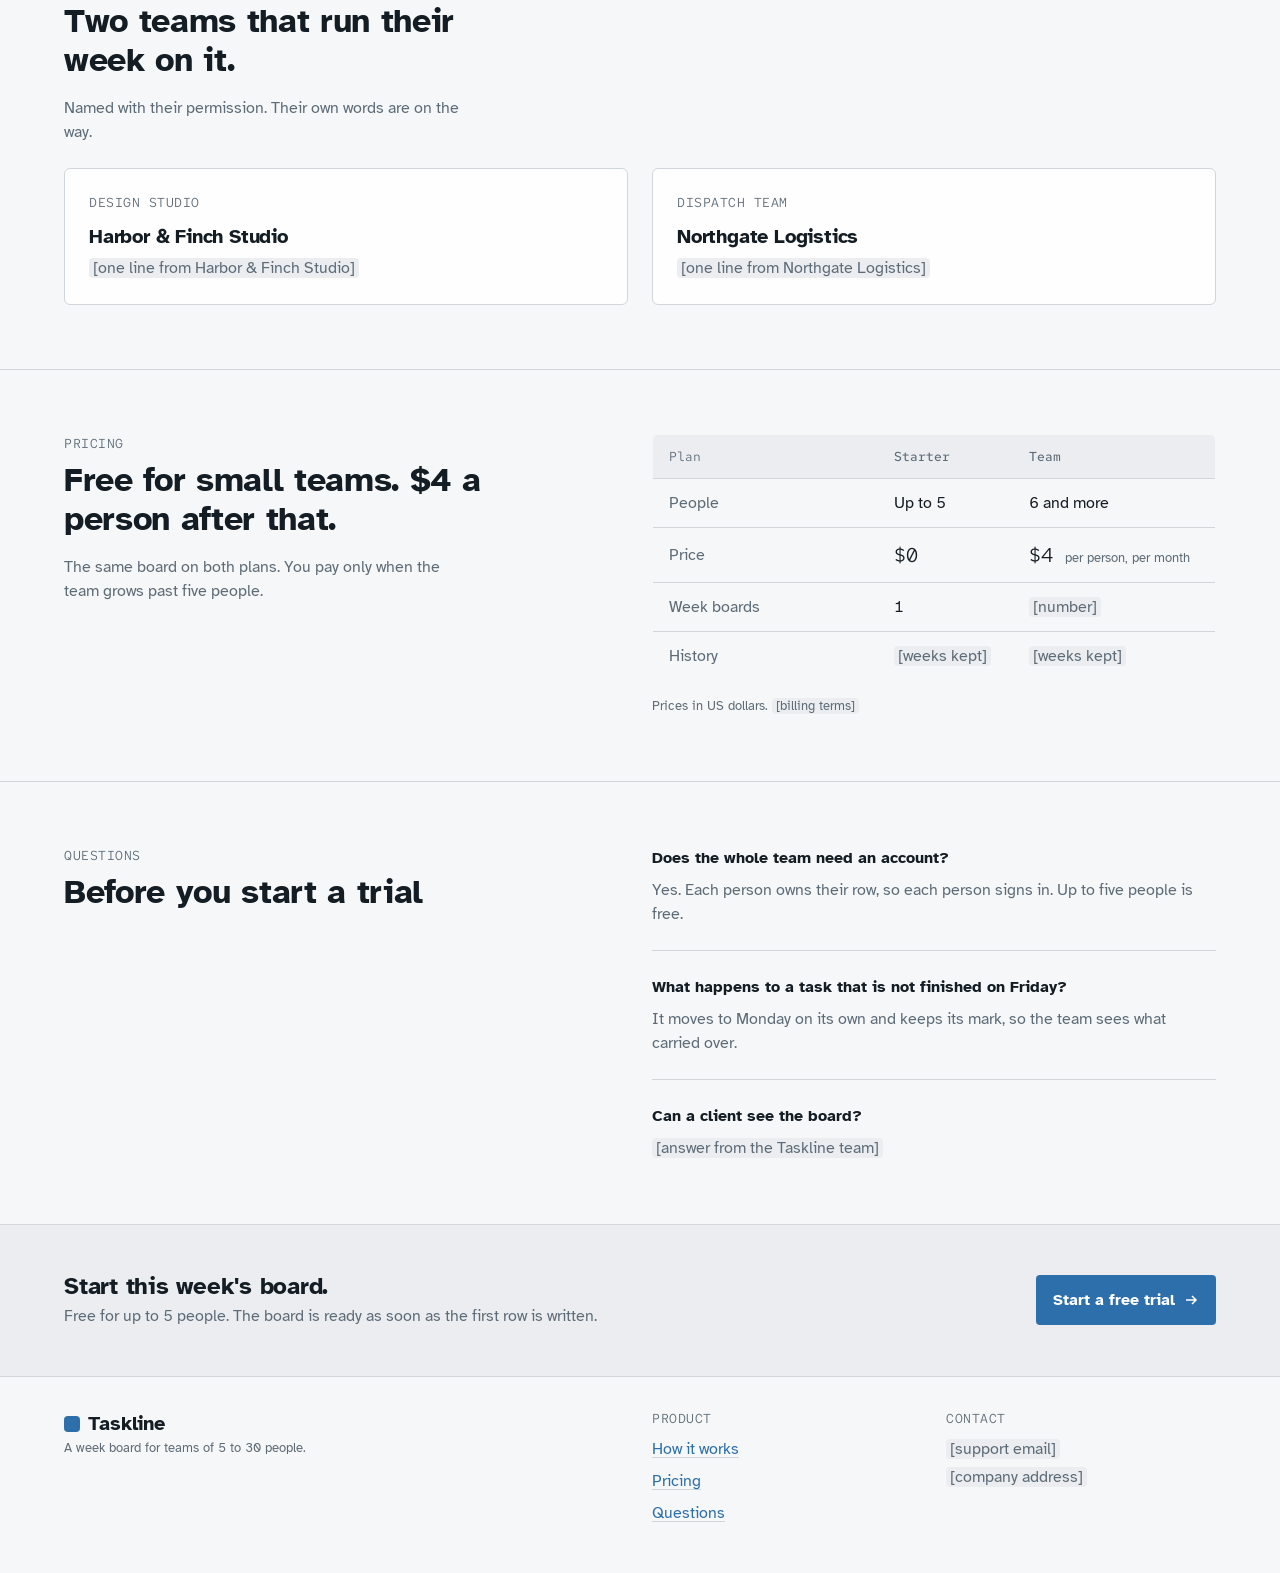
<file: examples/saas/after.html>
<!doctype html>
<html lang="en">
<head>
<meta charset="utf-8">
<meta name="viewport" content="width=device-width, initial-scale=1">
<title>Taskline: see who is doing what this week</title>
<meta name="description" content="Taskline is a one-screen week board for teams of 5 to 30 people. Free for up to 5 people.">
<link rel="preconnect" href="https://fonts.googleapis.com">
<link rel="preconnect" href="https://fonts.gstatic.com" crossorigin>
<link href="https://fonts.googleapis.com/css2?family=Atkinson+Hyperlegible:wght@400;700&family=Red+Hat+Mono:wght@400;500&display=swap" rel="stylesheet">
<style>
  /* Design system: handmade.system.json (utilitarian). Every value below comes from it. */
  :root {
    --paper: #f6f7f8; --surface: #ebedf0; --raised: #fefefe; --line: #d1d6db;
    --ink: #141c24; --muted: #5e6c78;
    --accent: #2c6faa; --accent-strong: #245a8a; --accent-soft: #e7f0f9; --on-accent: #ffffff; --accent-2: #ad573e;
    --success: #227745; --warning: #915a08; --danger: #bf2c22;
    --success-soft: #ebf9f1; --warning-soft: #fbf4e9; --danger-soft: #fbeae9;
    --neutral-300: #c4c9cf; --neutral-400: #a1a8af;
    --font: "Atkinson Hyperlegible", sans-serif;
    --mono: "Red Hat Mono", monospace;
    --shadow-overlay: 0 16px 40px -12px rgba(20, 28, 36, 0.22), 0 4px 12px -4px rgba(20, 28, 36, 0.08);
  }
  * { box-sizing: border-box; margin: 0; padding: 0; }
  html { background: var(--paper); }
  body { font-family: var(--font); font-size: 16px; line-height: 1.5; color: var(--ink); background: var(--paper); font-variant-numeric: tabular-nums; }
  a { color: var(--accent); text-decoration-color: var(--line); text-underline-offset: 3px; }
  a:hover { color: var(--accent-strong); text-decoration-color: var(--accent-strong); }
  :focus-visible { outline: 2px solid var(--accent); outline-offset: 2px; }
  .wrap { max-width: 1216px; margin: 0 auto; padding: 0 32px; }
  .grid { display: grid; grid-template-columns: repeat(12, 1fr); gap: 24px; align-items: start; }
  h1, h2, h3 { font-weight: 700; line-height: 1.15; letter-spacing: -0.01em; }
  h1 { font-size: 40px; }
  h2 { font-size: 34px; }
  h3 { font-size: 20px; }
  .lead { font-size: 20px; color: var(--muted); }
  .label { font-family: var(--mono); font-size: 13px; color: var(--muted); letter-spacing: 0.04em; text-transform: uppercase; }
  .small { font-size: 13px; color: var(--muted); }
  .mono { font-family: var(--mono); }

  /* Buttons and controls */
  .btn { display: inline-flex; align-items: center; gap: 8px; min-height: 44px; padding: 12px 16px; border-radius: 4px; border: 1px solid transparent;
         font: inherit; font-weight: 700; text-decoration: none; cursor: pointer;
         transition: background-color 150ms ease-out, border-color 150ms ease-out, color 150ms ease-out; }
  .btn-primary { background: var(--accent); color: var(--on-accent); }
  .btn-primary:hover { background: var(--accent-strong); }
  .btn-primary:active { background: var(--accent-strong); }
  .btn-primary[aria-disabled="true"] { background: var(--neutral-300); color: var(--muted); cursor: not-allowed; }
  .btn-quiet { background: var(--raised); color: var(--ink); border-color: var(--line); }
  .btn-quiet:hover { border-color: var(--neutral-400); background: var(--surface); }
  .btn svg { width: 16px; height: 16px; stroke: currentColor; fill: none; stroke-width: 1.5; }

  /* Header */
  header { border-bottom: 1px solid var(--line); background: var(--paper); }
  header .wrap { display: flex; align-items: center; justify-content: space-between; min-height: 64px; }
  .brand { display: inline-flex; align-items: center; gap: 8px; font-weight: 700; color: var(--ink); text-decoration: none; font-size: 20px; }
  .brand i { width: 16px; height: 16px; border-radius: 4px; background: var(--accent); display: block; }
  header nav ul { display: flex; gap: 24px; list-style: none; align-items: center; }
  header nav a { color: var(--ink); text-decoration: none; padding: 8px 0; }
  header nav a:hover { color: var(--accent-strong); text-decoration: underline; }

  /* First screen */
  .hero { padding: 32px 0 24px; }
  .hero-copy { grid-column: 1 / span 7; }
  .hero-copy h1 { max-width: 640px; margin-bottom: 16px; }
  .hero-copy .lead { max-width: 560px; margin-bottom: 24px; }
  .hero-cta { display: flex; align-items: center; gap: 16px; flex-wrap: wrap; }
  .hero-facts { grid-column: 9 / span 4; border: 1px solid var(--line); border-radius: 6px; background: var(--raised); }
  .hero-facts dl { display: grid; grid-template-columns: auto 1fr; }
  .hero-facts div { display: contents; }
  .hero-facts dt, .hero-facts dd { padding: 12px 16px; border-bottom: 1px solid var(--line); }
  .hero-facts dt { color: var(--muted); font-size: 13px; }
  .hero-facts div:last-child dt, .hero-facts div:last-child dd { border-bottom: 0; }
  .hero-facts dd .mono { font-size: 16px; }
  .hero-facts dd .small { display: block; }
  .hero-facts dd .list { display: grid; gap: 4px; }

  /* The product: a week board */
  .board-wrap { padding: 0 0 64px; }
  .board { border: 1px solid var(--line); border-radius: 6px; background: var(--raised); overflow: hidden; }
  .board-head { display: flex; align-items: center; justify-content: space-between; gap: 16px; padding: 12px 16px; border-bottom: 1px solid var(--line); background: var(--surface); flex-wrap: wrap; }
  .board-head .title { display: flex; align-items: baseline; gap: 12px; }
  .board-head .title b { font-size: 16px; }
  .seg { display: inline-flex; border: 1px solid var(--line); border-radius: 4px; background: var(--raised); overflow: hidden; }
  .seg button { font: inherit; font-size: 13px; padding: 8px 12px; border: 0; background: transparent; color: var(--muted); cursor: pointer;
                transition: background-color 150ms ease-out, color 150ms ease-out; }
  .seg button + button { border-left: 1px solid var(--line); }
  .seg button[aria-pressed="true"] { background: var(--accent-soft); color: var(--accent-strong); font-weight: 700; }
  .seg button:hover { color: var(--ink); }
  .legend { display: flex; gap: 16px; font-size: 13px; color: var(--muted); }
  .legend span { display: inline-flex; align-items: center; gap: 8px; }
  .legend i { width: 8px; height: 8px; border-radius: 50%; display: block; }
  .scroll { overflow-x: auto; }
  table.week { width: 100%; border-collapse: collapse; min-width: 960px; }
  table.week th, table.week td { text-align: left; vertical-align: top; padding: 8px; border-bottom: 1px solid var(--line); border-right: 1px solid var(--line); }
  table.week th:last-child, table.week td:last-child { border-right: 0; }
  table.week thead th { font-family: var(--mono); font-size: 13px; font-weight: 500; color: var(--muted); background: var(--surface); padding: 8px; }
  table.week thead th.today { color: var(--accent-strong); }
  table.week th.person { width: 224px; background: var(--paper); }
  table.week td { min-height: 40px; width: calc((100% - 224px) / 5); }
  table.week tbody tr:hover td { background: var(--paper); }
  table.week tbody tr:last-child td, table.week tbody tr:last-child th { border-bottom: 0; }
  .who { display: flex; align-items: center; gap: 12px; }
  .who i { width: 32px; height: 32px; border-radius: 50%; background: var(--accent-soft); color: var(--accent-strong); font-family: var(--mono); font-size: 13px; font-weight: 500; display: inline-flex; align-items: center; justify-content: center; font-style: normal; flex: none; }
  .who > span { min-width: 0; white-space: nowrap; }
  .who b { display: block; font-size: 16px; }
  .who span span { display: block; font-size: 13px; color: var(--muted); }
  .chip { display: flex; align-items: center; gap: 8px; padding: 4px 8px; border-radius: 4px; font-size: 13px; line-height: 1.5; border: 1px solid var(--line); background: var(--raised); color: var(--ink); min-height: 32px; }
  .chip + .chip { margin-top: 4px; }
  .chip i { width: 8px; height: 8px; border-radius: 50%; display: block; flex: none; background: var(--neutral-400); }
  .chip.doing { background: var(--accent-soft); border-color: var(--accent-soft); color: var(--accent-strong); }
  .chip.doing i { background: var(--accent); }
  .chip.done { background: var(--success-soft); border-color: var(--success-soft); color: var(--success); text-decoration: line-through; text-decoration-color: var(--success); }
  .chip.done i { background: var(--success); }
  .chip.waiting { background: var(--warning-soft); border-color: var(--warning-soft); color: var(--warning); }
  .chip.waiting i { background: var(--warning); }
  .chip.late { background: var(--danger-soft); border-color: var(--danger-soft); color: var(--danger); }
  .chip.late i { background: var(--danger); }
  .empty { font-size: 13px; color: var(--muted); padding: 4px 0; }
  .board-foot { display: flex; justify-content: space-between; gap: 16px; padding: 8px 16px; border-top: 1px solid var(--line); background: var(--surface); font-size: 13px; color: var(--muted); flex-wrap: wrap; }

  /* Sections */
  section.block { padding: 64px 0; border-top: 1px solid var(--line); }
  .block-head { grid-column: 1 / span 5; }
  .block-head h2 { margin: 8px 0 16px; }
  .block-head p { color: var(--muted); max-width: 400px; }
  .block-body { grid-column: 7 / span 6; }
  ol.steps { list-style: none; display: grid; gap: 24px; }
  ol.steps li { display: grid; grid-template-columns: 48px 1fr; gap: 16px; padding-top: 16px; border-top: 1px solid var(--line); }
  ol.steps li:first-child { border-top: 0; padding-top: 0; }
  ol.steps .n { font-family: var(--mono); color: var(--accent); font-size: 20px; }
  ol.steps b { display: block; margin-bottom: 4px; }
  ol.steps p { color: var(--muted); }

  .proof { grid-column: 1 / span 12; display: grid; grid-template-columns: repeat(12, 1fr); gap: 24px; }
  .proof .customer { grid-column: span 6; border: 1px solid var(--line); border-radius: 6px; background: var(--raised); padding: 24px; }
  .proof .customer .label { margin-bottom: 12px; }
  .proof .customer h3 { margin-bottom: 8px; }
  .proof .customer p { color: var(--muted); }
  .slot { color: var(--muted); background: var(--surface); border-radius: 4px; padding: 0 4px; }

  table.plans { width: 100%; border-collapse: collapse; border: 1px solid var(--line); border-radius: 6px; overflow: hidden; }
  table.plans th, table.plans td { text-align: left; padding: 12px 16px; border-bottom: 1px solid var(--line); }
  table.plans thead th { background: var(--surface); font-family: var(--mono); font-size: 13px; font-weight: 500; color: var(--muted); }
  table.plans th:first-child { color: var(--muted); font-weight: 400; width: 40%; }
  table.plans tbody tr:last-child td, table.plans tbody tr:last-child th { border-bottom: 0; }
  table.plans .price { font-family: var(--mono); font-size: 20px; }
  table.plans .price span { font-size: 13px; color: var(--muted); font-family: var(--font); }
  .plan-note { margin-top: 16px; }

  dl.faq { display: grid; gap: 24px; }
  dl.faq div { padding-top: 24px; border-top: 1px solid var(--line); }
  dl.faq div:first-child { border-top: 0; padding-top: 0; }
  dl.faq dt { font-weight: 700; margin-bottom: 8px; }
  dl.faq dd { color: var(--muted); max-width: 600px; }

  .final { padding: 48px 0; border-top: 1px solid var(--line); background: var(--surface); }
  .final .wrap { display: flex; align-items: center; justify-content: space-between; gap: 24px; flex-wrap: wrap; }
  .final h2 { font-size: 24px; margin-bottom: 4px; }
  .final p { color: var(--muted); }

  footer { padding: 32px 0 48px; border-top: 1px solid var(--line); }
  footer .grid { gap: 24px; }
  footer .col { grid-column: span 3; }
  footer .col:first-child { grid-column: span 6; }
  footer .label { margin-bottom: 8px; }
  footer ul { list-style: none; display: grid; gap: 8px; }
  footer address { font-style: normal; color: var(--muted); display: grid; gap: 4px; }

  @media (max-width: 900px) {
    .wrap { padding: 0 16px; }
    h1 { font-size: 34px; }
    h2 { font-size: 28px; }
    .hero-copy, .hero-facts, .block-head, .block-body, .proof .customer, footer .col, footer .col:first-child { grid-column: 1 / span 12; }
    section.block { padding: 48px 0; }
  }
  @media (prefers-reduced-motion: reduce) {
    .btn, .seg button { transition: none; }
  }
</style>
</head>
<body>
<header>
  <div class="wrap">
    <a class="brand" href="#"><i aria-hidden="true"></i>Taskline</a>
    <nav aria-label="Main">
      <ul>
        <li><a href="#how">How it works</a></li>
        <li><a href="#pricing">Pricing</a></li>
        <li><a href="#faq">Questions</a></li>
        <li><a href="#">Sign in</a></li>
        <li><a class="btn btn-primary" href="#trial">Start a free trial</a></li>
      </ul>
    </nav>
  </div>
</header>

<main>
  <section class="hero">
    <div class="wrap grid">
      <div class="hero-copy">
        <p class="label">A week board for teams of 5 to 30</p>
        <h1>See who is doing what this week, without the Monday meeting.</h1>
        <p class="lead">Every person's tasks sit on one row, Monday to Friday. The whole team opens the same page, and the status meeting is already over.</p>
        <div class="hero-cta">
          <a class="btn btn-primary" href="#trial">Start a free trial<svg viewBox="0 0 16 16" aria-hidden="true"><path d="M3 8h10M9 4l4 4-4 4"/></svg></a>
          <span class="small">Free for up to 5 people. Then $4 per person a month.</span>
        </div>
      </div>
      <dl class="hero-facts" aria-label="In short">
        <div><dt>Up to 5 people</dt><dd><span class="mono">$0</span> <span class="small">per month</span></dd></div>
        <div><dt>6 people and more</dt><dd><span class="mono">$4</span> <span class="small">per person, per month</span></dd></div>
        <div><dt>Teams on Taskline</dt><dd><span class="list"><span>Harbor &amp; Finch Studio</span><span>Northgate Logistics</span></span></dd></div>
      </dl>
    </div>
  </section>

  <section class="board-wrap" aria-label="A live example of the week board">
    <div class="wrap">
      <div class="board">
        <div class="board-head">
          <div class="title"><b>Harbor &amp; Finch Studio</b><span class="small mono">Week 46 · 10 to 14 Nov</span></div>
          <div class="seg" role="group" aria-label="Week">
            <button type="button" aria-pressed="false">Last week</button>
            <button type="button" aria-pressed="true">This week</button>
            <button type="button" aria-pressed="false">Next week</button>
          </div>
          <div class="legend" aria-hidden="true">
            <span><i style="background: var(--success)"></i>Done</span>
            <span><i style="background: var(--accent)"></i>In progress</span>
            <span><i style="background: var(--warning)"></i>Waiting on someone</span>
            <span><i style="background: var(--danger)"></i>Slipped</span>
          </div>
        </div>
        <div class="scroll">
        <table class="week">
          <thead>
            <tr>
              <th class="person" scope="col">Person</th>
              <th scope="col">Mon 10</th>
              <th scope="col">Tue 11</th>
              <th scope="col" class="today">Wed 12 · today</th>
              <th scope="col">Thu 13</th>
              <th scope="col">Fri 14</th>
            </tr>
          </thead>
          <tbody>
            <tr>
              <th class="person" scope="row"><span class="who"><i>MC</i><span><b>Maya Chen</b><span>Design lead</span></span></span></th>
              <td><div class="chip done"><i></i>Onboarding flow, v3</div></td>
              <td><div class="chip done"><i></i>Review with Northgate</div></td>
              <td><div class="chip doing"><i></i>Billing page wireframes</div></td>
              <td><div class="chip"><i></i>Icon set, 16px</div></td>
              <td><div class="empty">Nothing planned</div></td>
            </tr>
            <tr>
              <th class="person" scope="row"><span class="who"><i>TO</i><span><b>Tom Okafor</b><span>Engineer</span></span></span></th>
              <td><div class="chip done"><i></i>Export to CSV</div></td>
              <td><div class="chip late"><i></i>Fix timezone bug, #412</div></td>
              <td><div class="chip doing"><i></i>Fix timezone bug, #412</div><div class="chip waiting"><i></i>Deploy, waiting on Priya</div></td>
              <td><div class="chip"><i></i>Load test, 500 users</div></td>
              <td><div class="chip"><i></i>Release 2.4</div></td>
            </tr>
            <tr>
              <th class="person" scope="row"><span class="who"><i>PR</i><span><b>Priya Raman</b><span>Engineer</span></span></span></th>
              <td><div class="chip done"><i></i>Staging database</div></td>
              <td><div class="chip done"><i></i>Backups, nightly</div></td>
              <td><div class="chip doing"><i></i>Deploy checklist</div></td>
              <td><div class="chip"><i></i>Pair with Tom on #412</div></td>
              <td><div class="chip"><i></i>On call</div></td>
            </tr>
            <tr>
              <th class="person" scope="row"><span class="who"><i>LW</i><span><b>Lukas Weber</b><span>Customer success</span></span></span></th>
              <td><div class="chip done"><i></i>Call: Northgate renewal</div></td>
              <td><div class="chip waiting"><i></i>Contract, waiting on legal</div></td>
              <td><div class="chip doing"><i></i>Help centre, 4 articles</div></td>
              <td><div class="chip doing"><i></i>Help centre, 4 articles</div></td>
              <td><div class="chip"><i></i>Weekly summary to clients</div></td>
            </tr>
            <tr>
              <th class="person" scope="row"><span class="who"><i>SA</i><span><b>Sofia Alvarez</b><span>Founder</span></span></span></th>
              <td><div class="chip done"><i></i>Hiring: 2 interviews</div></td>
              <td><div class="chip"><i></i>Investor update</div></td>
              <td><div class="chip doing"><i></i>Pricing review</div></td>
              <td><div class="empty">Out of office</div></td>
              <td><div class="empty">Out of office</div></td>
            </tr>
          </tbody>
        </table>
        </div>
        <div class="board-foot">
          <span>22 tasks this week · 9 done · 2 waiting · 1 slipped</span>
          <span>Updated 4 minutes ago by Tom</span>
        </div>
      </div>
    </div>
  </section>

  <section class="block" id="how">
    <div class="wrap grid">
      <div class="block-head">
        <p class="label">How it works</p>
        <h2>One row per person. One page for the team.</h2>
        <p>Nobody fills in a report. The board is the report, and it is always this week.</p>
      </div>
      <div class="block-body">
        <ol class="steps">
          <li><span class="n">01</span><div><b>Each person writes their own row on Monday.</b><p>Three to five tasks across the week. It takes about two minutes, and nobody else can edit it without leaving a note.</p></div></li>
          <li><span class="n">02</span><div><b>A task changes colour as it moves.</b><p>In progress, done, waiting on someone, or slipped. A slipped task moves to the next day on its own and keeps its red mark, so the team sees it without asking.</p></div></li>
          <li><span class="n">03</span><div><b>Friday closes the week.</b><p>What was done stays as a record. What was not done starts next week's row, already filled in.</p></div></li>
        </ol>
      </div>
    </div>
  </section>

  <section class="block" id="customers">
    <div class="wrap grid">
      <div class="block-head">
        <p class="label">Teams on Taskline</p>
        <h2>Two teams that run their week on it.</h2>
        <p>Named with their permission. Their own words are on the way.</p>
      </div>
      <div class="proof">
        <article class="customer">
          <p class="label">Design studio</p>
          <h3>Harbor &amp; Finch Studio</h3>
          <p><span class="slot">[one line from Harbor &amp; Finch Studio]</span></p>
        </article>
        <article class="customer">
          <p class="label">Dispatch team</p>
          <h3>Northgate Logistics</h3>
          <p><span class="slot">[one line from Northgate Logistics]</span></p>
        </article>
      </div>
    </div>
  </section>

  <section class="block" id="pricing">
    <div class="wrap grid">
      <div class="block-head">
        <p class="label">Pricing</p>
        <h2>Free for small teams. $4 a person after that.</h2>
        <p>The same board on both plans. You pay only when the team grows past five people.</p>
      </div>
      <div class="block-body">
        <table class="plans">
          <thead><tr><th scope="col">Plan</th><th scope="col">Starter</th><th scope="col">Team</th></tr></thead>
          <tbody>
            <tr><th scope="row">People</th><td>Up to 5</td><td>6 and more</td></tr>
            <tr><th scope="row">Price</th><td class="price">$0</td><td class="price">$4 <span>per person, per month</span></td></tr>
            <tr><th scope="row">Week boards</th><td>1</td><td><span class="slot">[number]</span></td></tr>
            <tr><th scope="row">History</th><td><span class="slot">[weeks kept]</span></td><td><span class="slot">[weeks kept]</span></td></tr>
          </tbody>
        </table>
        <p class="plan-note small">Prices in US dollars. <span class="slot">[billing terms]</span></p>
      </div>
    </div>
  </section>

  <section class="block" id="faq">
    <div class="wrap grid">
      <div class="block-head">
        <p class="label">Questions</p>
        <h2>Before you start a trial</h2>
      </div>
      <div class="block-body">
        <dl class="faq">
          <div><dt>Does the whole team need an account?</dt><dd>Yes. Each person owns their row, so each person signs in. Up to five people is free.</dd></div>
          <div><dt>What happens to a task that is not finished on Friday?</dt><dd>It moves to Monday on its own and keeps its mark, so the team sees what carried over.</dd></div>
          <div><dt>Can a client see the board?</dt><dd><span class="slot">[answer from the Taskline team]</span></dd></div>
        </dl>
      </div>
    </div>
  </section>

  <section class="final" id="trial">
    <div class="wrap">
      <div>
        <h2>Start this week's board.</h2>
        <p>Free for up to 5 people. The board is ready as soon as the first row is written.</p>
      </div>
      <a class="btn btn-primary" href="#">Start a free trial<svg viewBox="0 0 16 16" aria-hidden="true"><path d="M3 8h10M9 4l4 4-4 4"/></svg></a>
    </div>
  </section>
</main>

<footer>
  <div class="wrap grid">
    <div class="col">
      <a class="brand" href="#"><i aria-hidden="true"></i>Taskline</a>
      <p class="small">A week board for teams of 5 to 30 people.</p>
    </div>
    <div class="col">
      <p class="label">Product</p>
      <ul><li><a href="#how">How it works</a></li><li><a href="#pricing">Pricing</a></li><li><a href="#faq">Questions</a></li></ul>
    </div>
    <div class="col">
      <p class="label">Contact</p>
      <address>
        <span><span class="slot">[support email]</span></span>
        <span><span class="slot">[company address]</span></span>
      </address>
    </div>
  </div>
</footer>
</body>
</html>
</file>
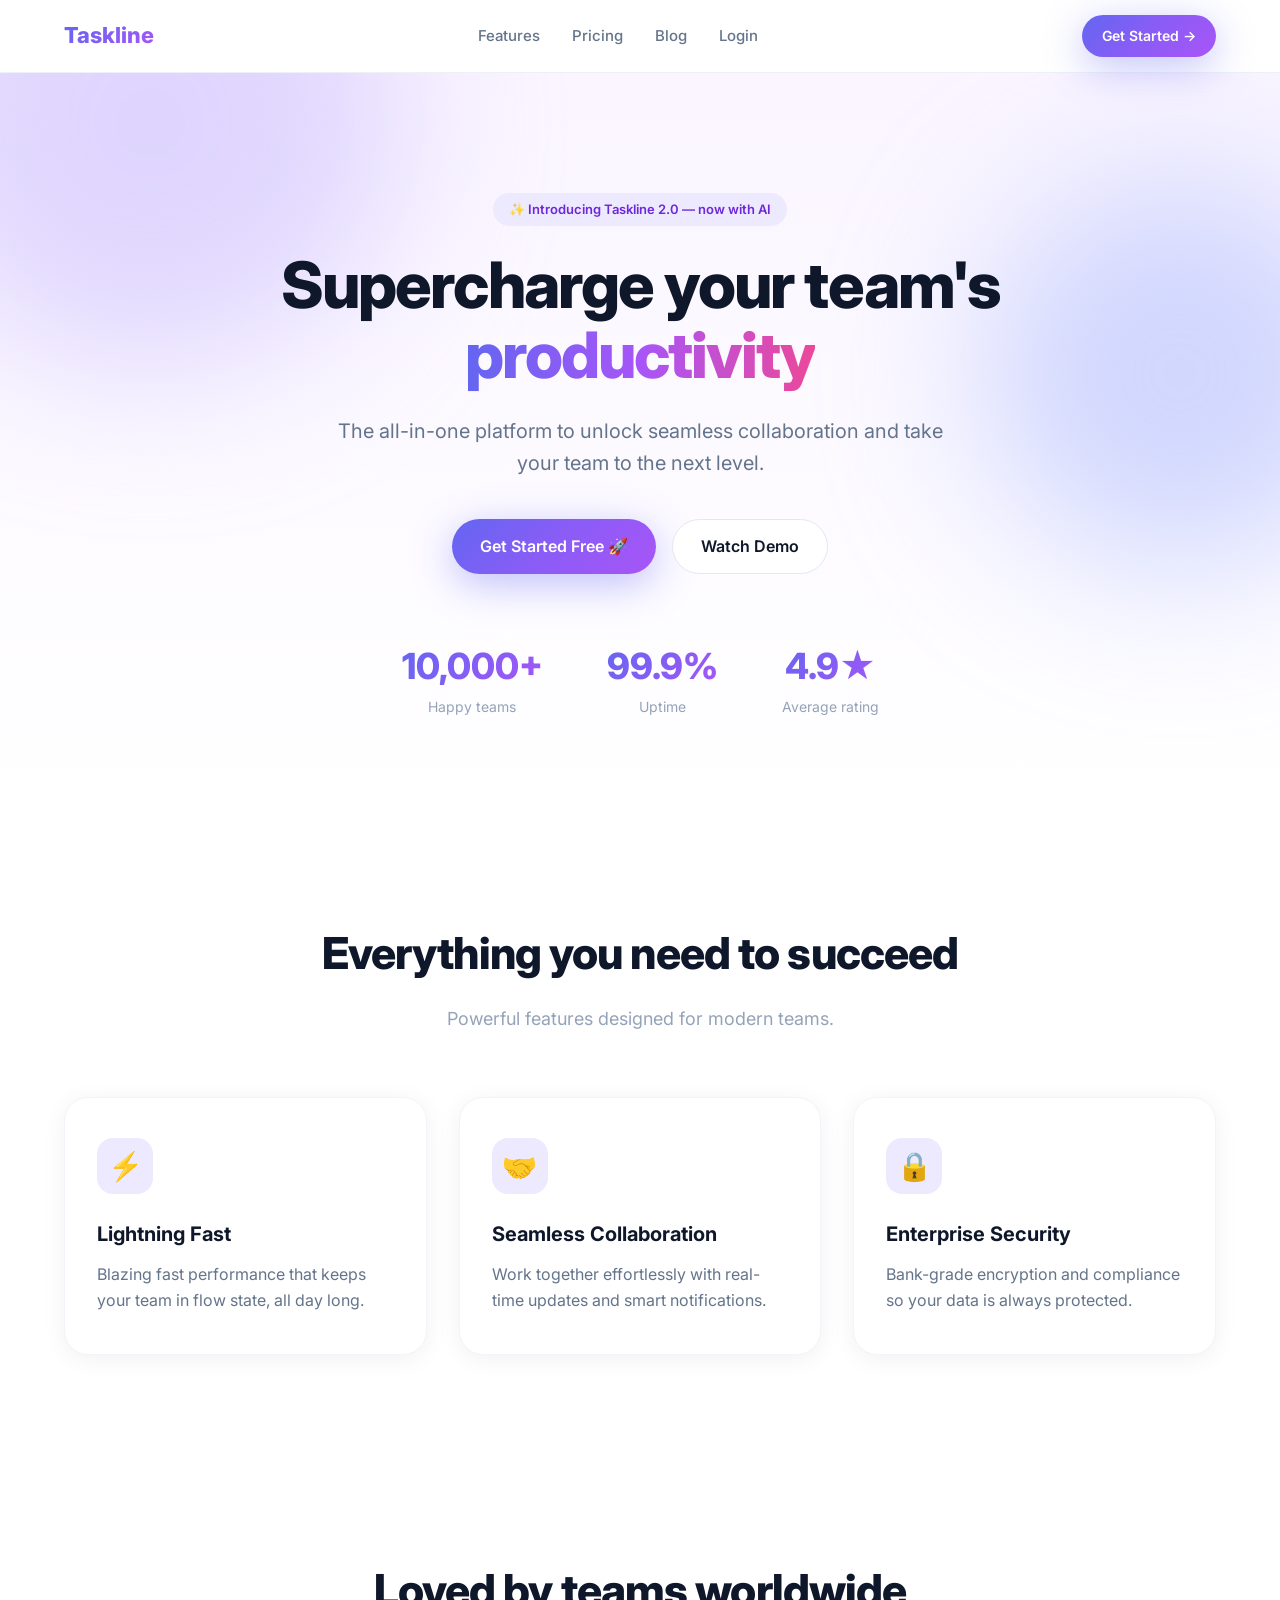
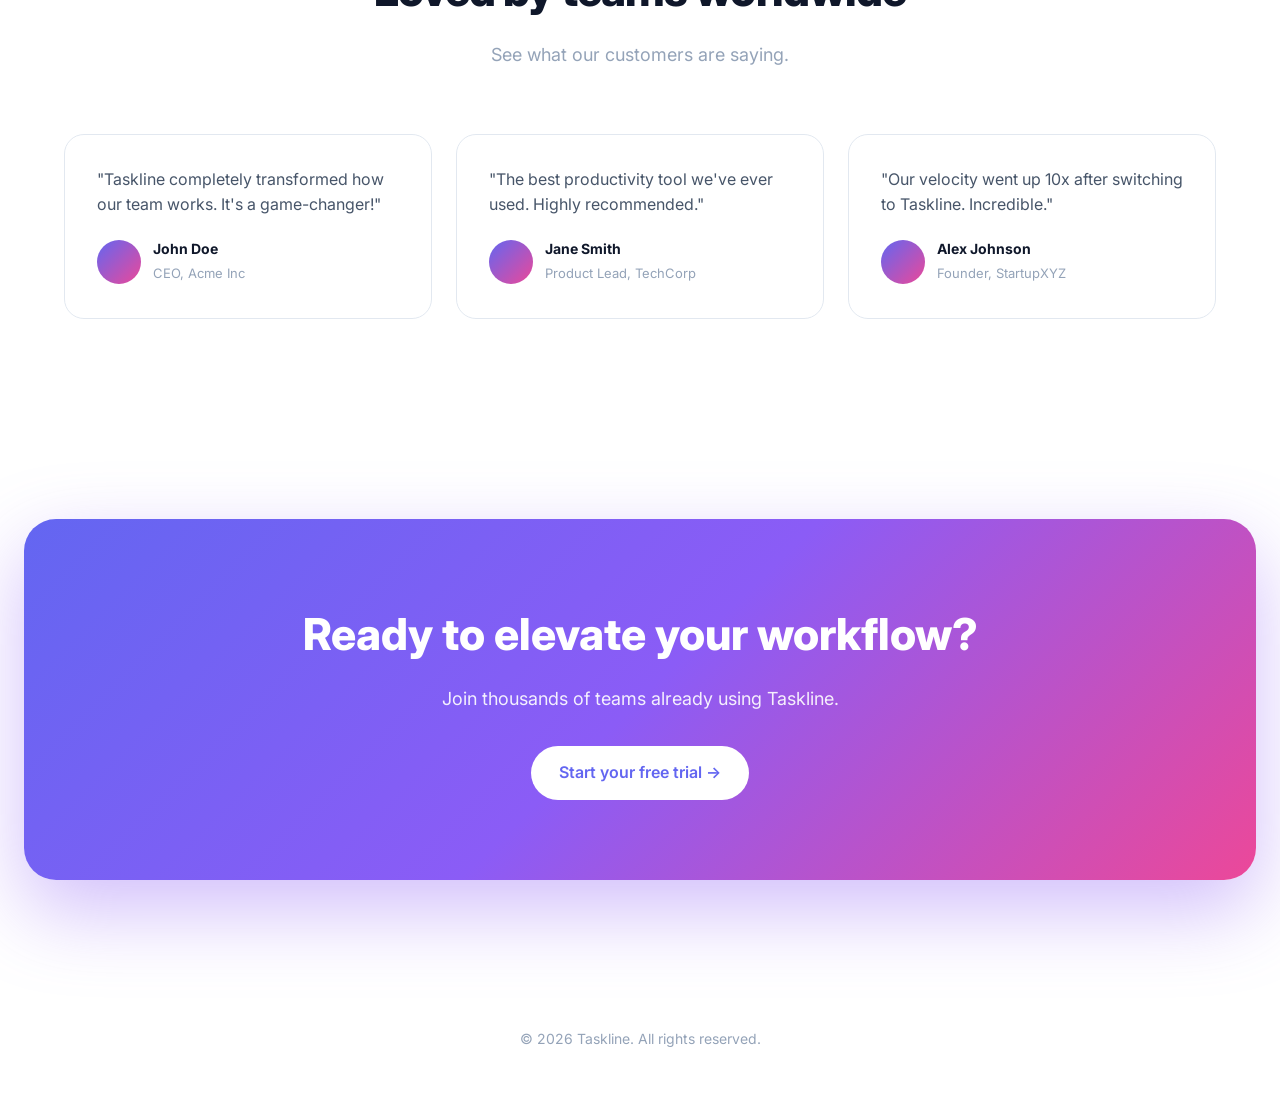
<file: examples/saas/before.html>
<!doctype html>
<html lang="en">
<head>
<meta charset="utf-8">
<meta name="viewport" content="width=device-width, initial-scale=1">
<title>Taskline – Supercharge your team's productivity</title>
<link href="https://fonts.googleapis.com/css2?family=Inter:wght@400;500;600;700;800&display=swap" rel="stylesheet">
<style>
  * { box-sizing: border-box; margin: 0; padding: 0; }
  body { font-family: 'Inter', sans-serif; color: #0f172a; background: #ffffff; line-height: 1.6; }
  .container { max-width: 1200px; margin: 0 auto; padding: 0 24px; }
  nav { position: sticky; top: 0; z-index: 50; background: rgba(255,255,255,0.7); backdrop-filter: blur(12px); border-bottom: 1px solid rgba(226,232,240,0.6); }
  nav .container { display: flex; align-items: center; justify-content: space-between; height: 72px; }
  .logo { font-weight: 800; font-size: 22px; background: linear-gradient(135deg, #6366f1, #a855f7); -webkit-background-clip: text; background-clip: text; -webkit-text-fill-color: transparent; }
  nav ul { display: flex; gap: 32px; list-style: none; }
  nav a { color: #64748b; text-decoration: none; font-weight: 500; font-size: 15px; transition: all 0.3s; }
  nav a:hover { color: #6366f1; }
  .btn { display: inline-flex; align-items: center; gap: 8px; padding: 14px 28px; border-radius: 9999px; font-weight: 600; font-size: 16px; text-decoration: none; transition: all 0.3s; cursor: pointer; border: none; }
  .btn-primary { background: linear-gradient(135deg, #6366f1 0%, #8b5cf6 50%, #a855f7 100%); color: white; box-shadow: 0 10px 40px rgba(99, 102, 241, 0.4); }
  .btn-primary:hover { transform: scale(1.05); box-shadow: 0 20px 60px rgba(99, 102, 241, 0.5); }
  .btn-secondary { background: white; color: #0f172a; border: 1px solid #e2e8f0; }
  .btn-secondary:hover { transform: scale(1.05); }
  .btn-sm { padding: 10px 20px; font-size: 14px; }
  .hero { position: relative; overflow: hidden; padding: 120px 0 100px; text-align: center; background: linear-gradient(180deg, #faf5ff 0%, #ffffff 100%); }
  .blob { position: absolute; border-radius: 9999px; filter: blur(80px); opacity: 0.5; z-index: 0; }
  .blob-1 { width: 500px; height: 500px; background: #c4b5fd; top: -200px; left: -100px; }
  .blob-2 { width: 400px; height: 400px; background: #a5b4fc; top: 100px; right: -100px; }
  .hero .container { position: relative; z-index: 1; }
  .pill { display: inline-flex; align-items: center; gap: 8px; padding: 6px 16px; border-radius: 9999px; background: #ede9fe; color: #6d28d9; font-size: 13px; font-weight: 600; margin-bottom: 24px; }
  h1 { font-size: 64px; font-weight: 800; line-height: 1.1; letter-spacing: -0.03em; max-width: 900px; margin: 0 auto 24px; }
  .gradient-text { background: linear-gradient(90deg, #6366f1, #a855f7, #ec4899); -webkit-background-clip: text; background-clip: text; -webkit-text-fill-color: transparent; }
  .subtitle { font-size: 20px; color: #64748b; max-width: 640px; margin: 0 auto 40px; }
  .hero-actions { display: flex; gap: 16px; justify-content: center; margin-bottom: 64px; }
  .stats { display: flex; gap: 64px; justify-content: center; }
  .stat-num { font-size: 36px; font-weight: 800; background: linear-gradient(135deg, #6366f1, #a855f7); -webkit-background-clip: text; background-clip: text; -webkit-text-fill-color: transparent; }
  .stat-label { font-size: 14px; color: #94a3b8; }
  .section { padding: 100px 0; }
  .section-title { text-align: center; font-size: 44px; font-weight: 800; letter-spacing: -0.02em; margin-bottom: 16px; }
  .section-sub { text-align: center; color: #94a3b8; font-size: 18px; max-width: 560px; margin: 0 auto 64px; }
  .features { display: grid; grid-template-columns: repeat(3, 1fr); gap: 32px; }
  .card { background: white; border-radius: 24px; padding: 40px 32px; box-shadow: 0 4px 24px rgba(0,0,0,0.06); border: 1px solid #f1f5f9; transition: all 0.3s; }
  .card:hover { transform: scale(1.03); box-shadow: 0 20px 60px rgba(99, 102, 241, 0.15); }
  .icon-tile { width: 56px; height: 56px; border-radius: 16px; background: #ede9fe; display: flex; align-items: center; justify-content: center; font-size: 28px; margin-bottom: 24px; }
  .card h3 { font-size: 20px; font-weight: 700; margin-bottom: 12px; }
  .card p { color: #64748b; font-size: 16px; }
  .cta { margin: 0 24px; padding: 80px 40px; border-radius: 32px; background: linear-gradient(135deg, #6366f1 0%, #8b5cf6 50%, #ec4899 100%); text-align: center; color: white; box-shadow: 0 30px 80px rgba(139, 92, 246, 0.4); }
  .cta h2 { font-size: 44px; font-weight: 800; margin-bottom: 16px; }
  .cta p { font-size: 18px; opacity: 0.9; margin-bottom: 32px; }
  .cta .btn { background: white; color: #6366f1; }
  .testimonials { display: grid; grid-template-columns: repeat(3, 1fr); gap: 24px; }
  .quote { background: rgba(255,255,255,0.6); backdrop-filter: blur(10px); border: 1px solid #e2e8f0; border-radius: 20px; padding: 32px; }
  .quote p { color: #475569; margin-bottom: 20px; }
  .quote .who { display: flex; align-items: center; gap: 12px; }
  .avatar { width: 44px; height: 44px; border-radius: 9999px; background: linear-gradient(135deg, #6366f1, #ec4899); }
  .who b { display: block; font-size: 14px; }
  .who span { font-size: 13px; color: #94a3b8; }
  footer { padding: 48px 0; text-align: center; color: #94a3b8; font-size: 14px; }
  @keyframes float { 0%,100% { transform: translateY(0) } 50% { transform: translateY(-20px) } }
  .blob { animation: float 8s ease-in-out infinite; }
</style>
</head>
<body>
<nav>
  <div class="container">
    <div class="logo">Taskline</div>
    <ul><li><a href="#">Features</a></li><li><a href="#">Pricing</a></li><li><a href="#">Blog</a></li><li><a href="#">Login</a></li></ul>
    <a class="btn btn-primary btn-sm" href="#">Get Started →</a>
  </div>
</nav>

<section class="hero">
  <div class="blob blob-1"></div>
  <div class="blob blob-2"></div>
  <div class="container">
    <div class="pill">✨ Introducing Taskline 2.0 — now with AI</div>
    <h1>Supercharge your team's <span class="gradient-text">productivity</span></h1>
    <p class="subtitle">The all-in-one platform to unlock seamless collaboration and take your team to the next level.</p>
    <div class="hero-actions">
      <a class="btn btn-primary" href="#">Get Started Free 🚀</a>
      <a class="btn btn-secondary" href="#">Watch Demo</a>
    </div>
    <div class="stats">
      <div><div class="stat-num">10,000+</div><div class="stat-label">Happy teams</div></div>
      <div><div class="stat-num">99.9%</div><div class="stat-label">Uptime</div></div>
      <div><div class="stat-num">4.9★</div><div class="stat-label">Average rating</div></div>
    </div>
  </div>
</section>

<section class="section">
  <div class="container">
    <h2 class="section-title">Everything you need to succeed</h2>
    <p class="section-sub">Powerful features designed for modern teams.</p>
    <div class="features">
      <div class="card"><div class="icon-tile">⚡</div><h3>Lightning Fast</h3><p>Blazing fast performance that keeps your team in flow state, all day long.</p></div>
      <div class="card"><div class="icon-tile">🤝</div><h3>Seamless Collaboration</h3><p>Work together effortlessly with real-time updates and smart notifications.</p></div>
      <div class="card"><div class="icon-tile">🔒</div><h3>Enterprise Security</h3><p>Bank-grade encryption and compliance so your data is always protected.</p></div>
    </div>
  </div>
</section>

<section class="section">
  <div class="container">
    <h2 class="section-title">Loved by teams worldwide</h2>
    <p class="section-sub">See what our customers are saying.</p>
    <div class="testimonials">
      <div class="quote"><p>"Taskline completely transformed how our team works. It's a game-changer!"</p><div class="who"><div class="avatar"></div><div><b>John Doe</b><span>CEO, Acme Inc</span></div></div></div>
      <div class="quote"><p>"The best productivity tool we've ever used. Highly recommended."</p><div class="who"><div class="avatar"></div><div><b>Jane Smith</b><span>Product Lead, TechCorp</span></div></div></div>
      <div class="quote"><p>"Our velocity went up 10x after switching to Taskline. Incredible."</p><div class="who"><div class="avatar"></div><div><b>Alex Johnson</b><span>Founder, StartupXYZ</span></div></div></div>
    </div>
  </div>
</section>

<section class="section">
  <div class="cta">
    <h2>Ready to elevate your workflow?</h2>
    <p>Join thousands of teams already using Taskline.</p>
    <a class="btn" href="#">Start your free trial →</a>
  </div>
</section>

<footer>© 2026 Taskline. All rights reserved.</footer>
</body>
</html>
</file>
